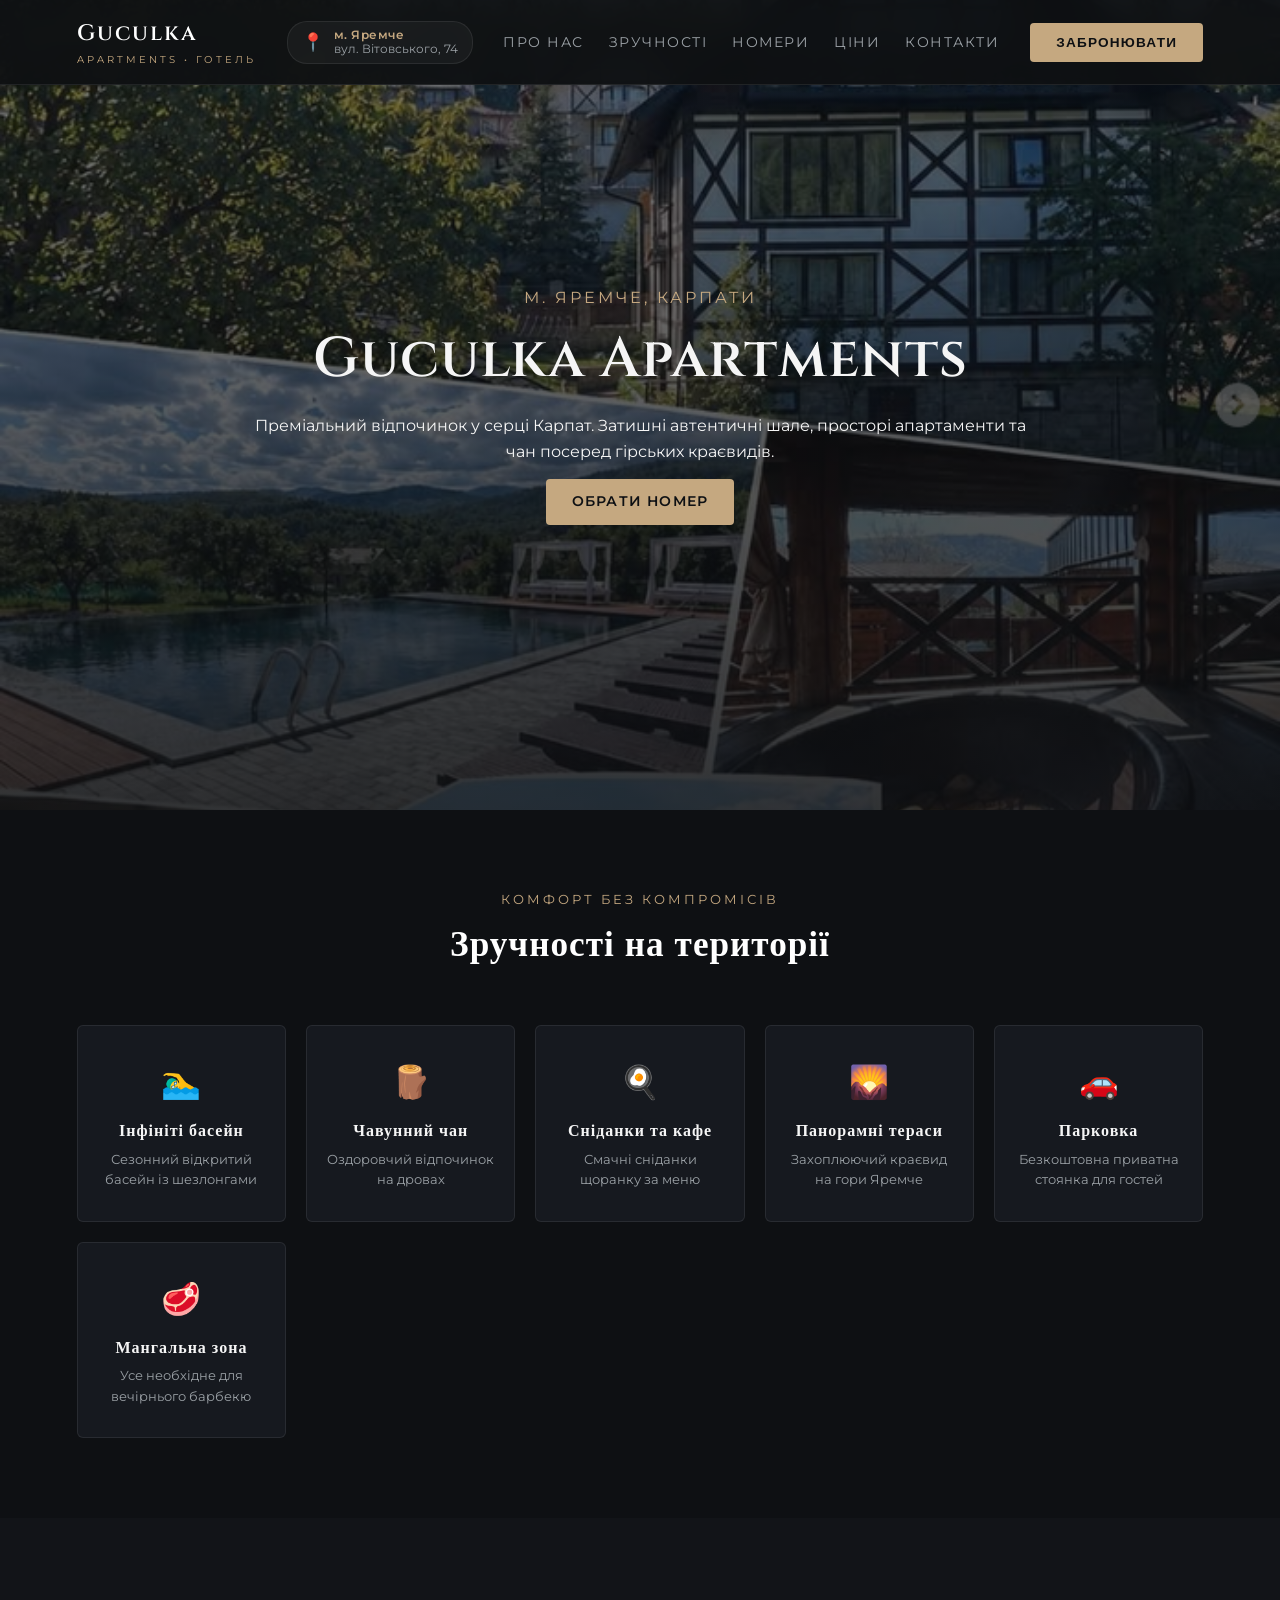
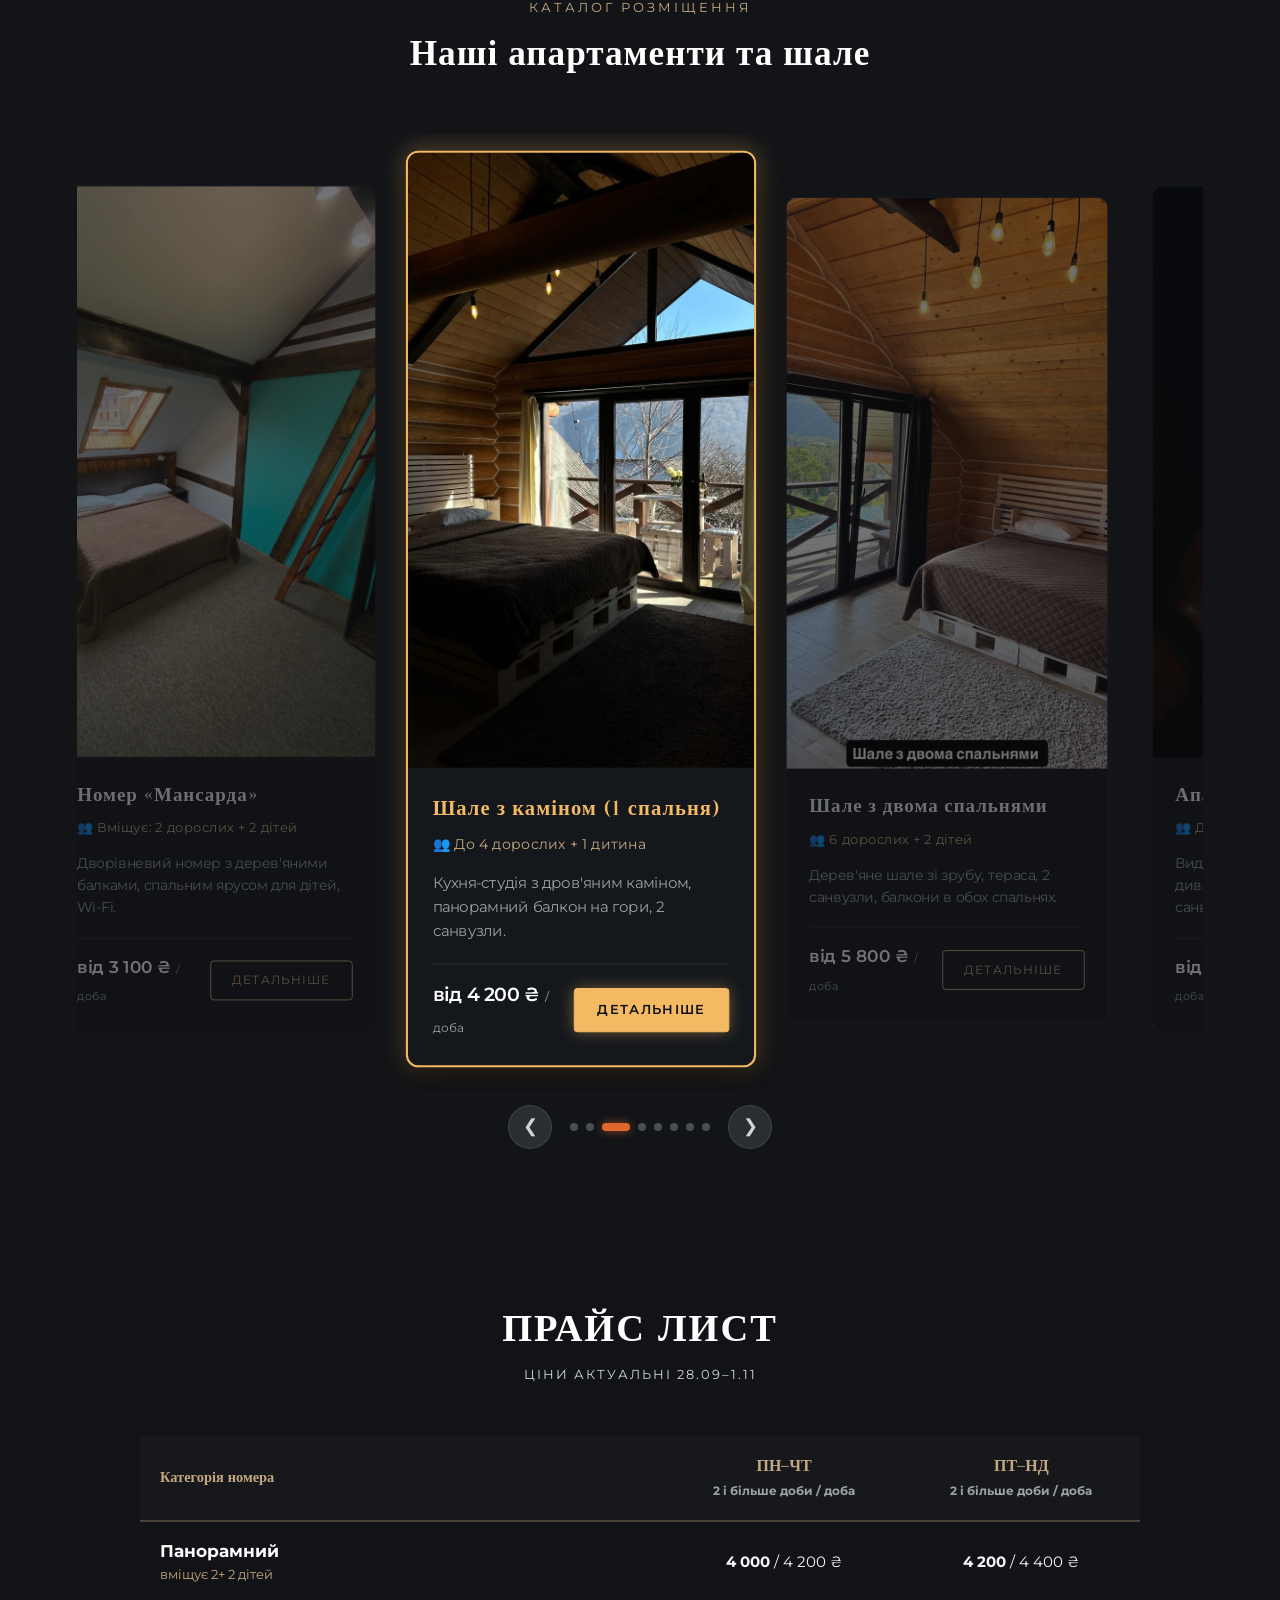
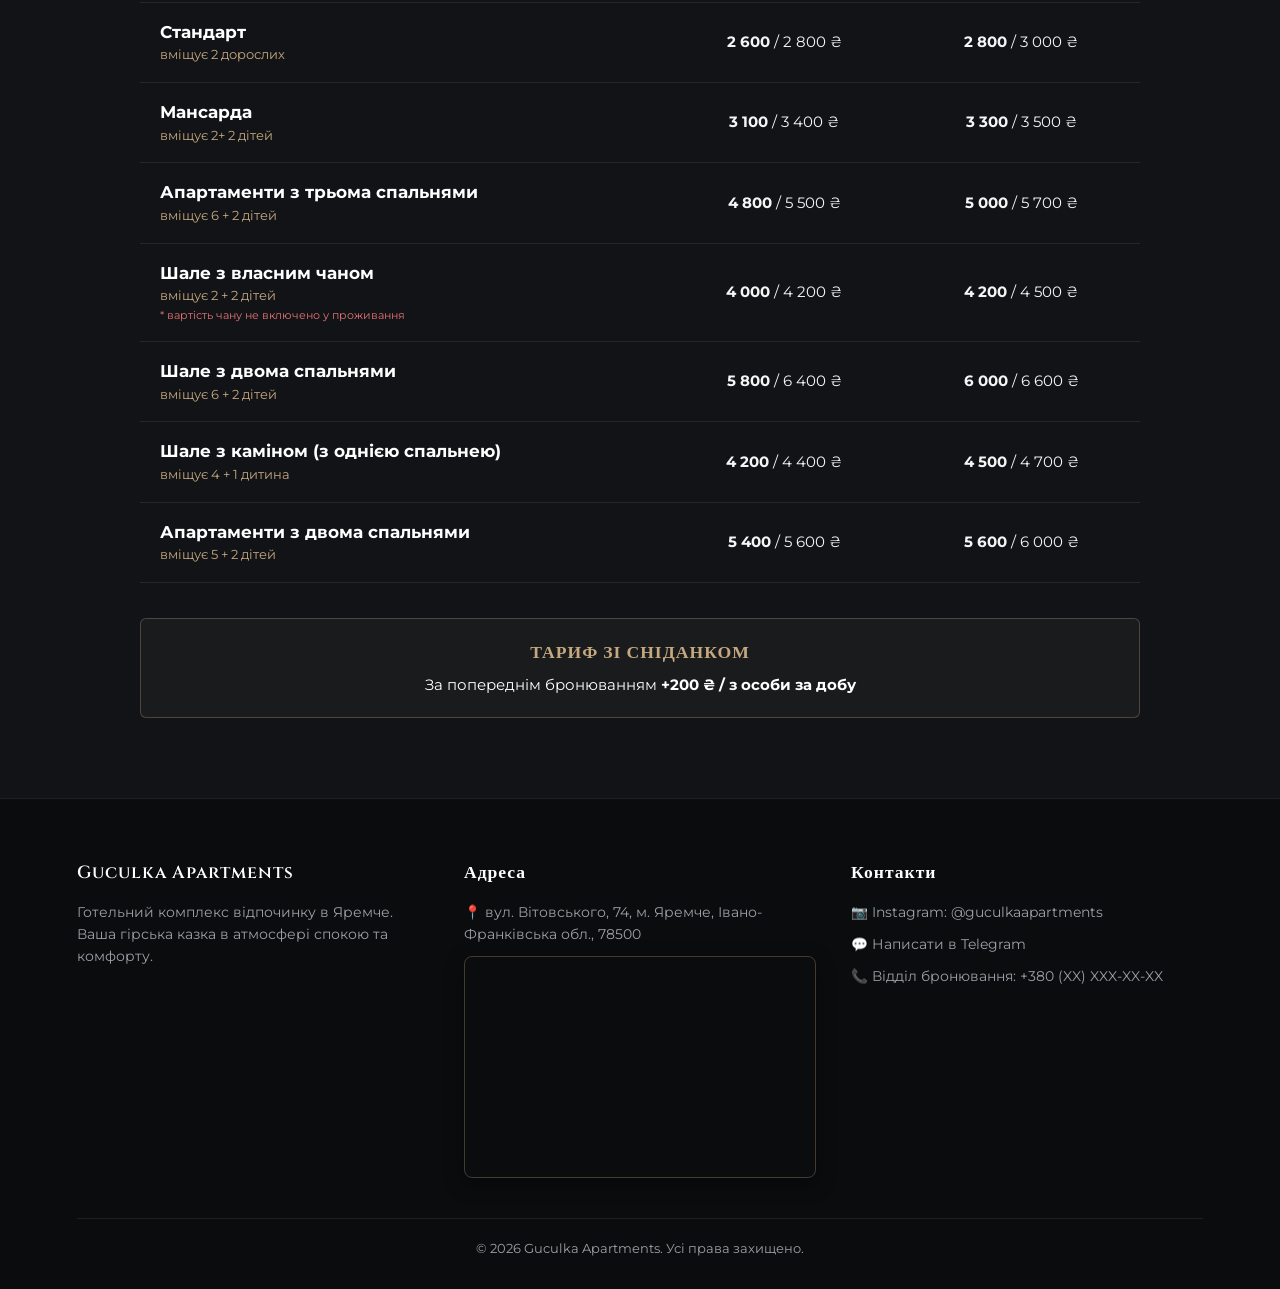
<file: index.html>
<!DOCTYPE html>
<html lang="uk">
<head>
  <meta charset="UTF-8">
  <meta name="viewport" content="width=device-width, initial-scale=1.0, maximum-scale=1.0, user-scalable=no">
  <title>Guculka Apartments | Готель у Яремче</title>
  <link rel="preconnect" href="https://fonts.googleapis.com">
  <link rel="preconnect" href="https://fonts.gstatic.com" crossorigin>
  <link href="https://fonts.googleapis.com/css2?family=Cinzel:wght@500;600;700&family=Montserrat:wght@300;400;500;600&display=swap" rel="stylesheet">
  <link rel="stylesheet" href="css/style.css">
</head>
<body>

  <header>
    <div class="logo">
      <span class="logo-title font-serif">Guculka</span>
      <span class="logo-sub">Apartments • Готель</span>
    </div>

    <!-- Адреса готелю в шапці -->
    <a href="https://maps.google.com/?cid=8964619237875709937" target="_blank" class="header-address" title="Відкрити в Google Maps">
      <span class="header-address-icon">📍</span>
      <div class="header-address-info">
        <span class="header-address-city">м. Яремче</span>
        <span class="header-address-street">вул. Вітовського, 74</span>
      </div>
    </a>

    <nav>
      <ul>
        <li><a href="#about">Про нас</a></li>
        <li><a href="#amenities">Зручності</a></li>
        <li><a href="#rooms">Номери</a></li>
        <li><a href="#pricing">Ціни</a></li>
        <li><a href="#contacts">Контакти</a></li>
      </ul>
    </nav>
    <button class="btn-gold" onclick="openBookingModal()">Забронювати</button>
  </header>

  <section class="hero" id="about" style="background: linear-gradient(rgba(14, 16, 19, 0.5), rgba(14, 16, 19, 0.85)), url('img/guculka.png') center/cover no-repeat;">
    <div class="hero-content">
      <p style="color: var(--accent-gold); letter-spacing: 3px; text-transform: uppercase;">м. Яремче, Карпати</p>
      <h1 class="font-serif">Guculka Apartments</h1>
      <p>Преміальний відпочинок у серці Карпат. Затишні автентичні шале, просторі апартаменти та чан посеред гірських краєвидів.</p>
      <a href="#rooms" class="btn-gold" style="margin-top: 15px;">Обрати номер</a>
    </div>
  </section>

  <section class="section" id="amenities">
    <div class="section-title">
      <p>Комфорт без компромісів</p>
      <h2>Зручності на території</h2>
    </div>
    <div class="amenities-grid">
      <div class="amenity-card">
        <div class="amenity-icon">🏊‍♂️</div>
        <h4>Інфініті басейн</h4>
        <p style="font-size:0.8rem; color:var(--text-muted); margin-top:5px;">Сезонний відкритий басейн із шезлонгами</p>
      </div>
      <div class="amenity-card">
        <div class="amenity-icon">🪵</div>
        <h4>Чавунний чан</h4>
        <p style="font-size:0.8rem; color:var(--text-muted); margin-top:5px;">Оздоровчий відпочинок на дровах</p>
      </div>
      <div class="amenity-card">
        <div class="amenity-icon">🍳</div>
        <h4>Сніданки та кафе</h4>
        <p style="font-size:0.8rem; color:var(--text-muted); margin-top:5px;">Смачні сніданки щоранку за меню</p>
      </div>
      <div class="amenity-card">
        <div class="amenity-icon">🌄</div>
        <h4>Панорамні тераси</h4>
        <p style="font-size:0.8rem; color:var(--text-muted); margin-top:5px;">Захоплюючий краєвид на гори Яремче</p>
      </div>
      <div class="amenity-card">
        <div class="amenity-icon">🚗</div>
        <h4>Парковка</h4>
        <p style="font-size:0.8rem; color:var(--text-muted); margin-top:5px;">Безкоштовна приватна стоянка для гостей</p>
      </div>
      <div class="amenity-card">
        <div class="amenity-icon">🥩</div>
        <h4>Мангальна зона</h4>
        <p style="font-size:0.8rem; color:var(--text-muted); margin-top:5px;">Усе необхідне для вечірнього барбекю</p>
      </div>
    </div>
  </section>

  <!-- Каталог номерів у вигляді слайдера -->
  <!-- Каталог номерів (тільки горизонтальний слайдер) -->
  <section class="section" id="rooms" style="background: var(--bg-alt); padding-bottom: 70px;">
    <div class="section-title">
      <p>Каталог розміщення</p>
      <h2>Наші апартаменти та шале</h2>
    </div>
    <div class="rooms-slider-container">
      <div class="rooms-track" id="roomsTrack">

        <!-- 1. Стандарт -->
        <div class="room-card">
          <img src="img/standar.jpg" alt="Номер Стандарт">
          <div class="room-card-body">
            <h3>Номер «Стандарт»</h3>
            <div class="room-capacity">👥 Вміщує: 2 дорослих</div>
            <p class="room-desc">Затишний світлий номер, санвузол, Smart TV, холодильник, чайник, Wi-Fi.</p>
            <div class="room-card-footer">
              <div class="price-tag">від 2 600 ₴ <span>/ доба</span></div>
              <a href="standart.html" class="btn-outline">Детальніше</a>
            </div>
          </div>
        </div>

        <!-- 2. Мансарда -->
        <div class="room-card">
          <img src="img/man.jpg" alt="Номер Мансарда">
          <div class="room-card-body">
            <h3>Номер «Мансарда»</h3>
            <div class="room-capacity">👥 Вміщує: 2 дорослих + 2 дітей</div>
            <p class="room-desc">Дворівневий номер з дерев'яними балками, спальним ярусом для дітей, Wi-Fi.</p>
            <div class="room-card-footer">
              <div class="price-tag">від 3 100 ₴ <span>/ доба</span></div>
              <a href="mansarda.html" class="btn-outline">Детальніше</a>
            </div>
          </div>
        </div>

        <!-- 3. Шале з каміном -->
        <div class="room-card">
          <img src="img/shale.jpg" alt="Шале з однією спальнею">
          <div class="room-card-body">
            <h3>Шале з каміном (1 спальня)</h3>
            <div class="room-capacity">👥 До 4 дорослих + 1 дитина</div>
            <p class="room-desc">Кухня-студія з дров'яним каміном, панорамний балкон на гори, 2 санвузли.</p>
            <div class="room-card-footer">
              <div class="price-tag">від 4 200 ₴ <span>/ доба</span></div>
              <a href="shale-1spal.html" class="btn-outline">Детальніше</a>
            </div>
          </div>
        </div>

        <!-- 4. Шале з 2 спальнями -->
        <div class="room-card">
          <img src="img/2shale.jpg" alt="Шале з двома спальнями">
          <div class="room-card-body">
            <h3>Шале з двома спальнями</h3>
            <div class="room-capacity">👥 6 дорослих + 2 дітей</div>
            <p class="room-desc">Дерев'яне шале зі зрубу, тераса, 2 санвузли, балкони в обох спальнях.</p>
            <div class="room-card-footer">
              <div class="price-tag">від 5 800 ₴ <span>/ доба</span></div>
              <a href="shale-2spal.html" class="btn-outline">Детальніше</a>
            </div>
          </div>
        </div>

        <!-- 5. Апартаменти з 2 спальнями -->
        <div class="room-card">
          <img src="img/2spal.jpg" alt="Апартаменти з двома спальнями">
          <div class="room-card-body">
            <h3>Апартаменти з 2 спальнями</h3>
            <div class="room-capacity">👥 До 6 дорослих + 2 дітей</div>
            <p class="room-desc">Вид на гори з балконів, студія з диваном, мінікухня з плитою, 2 санвузли.</p>
            <div class="room-card-footer">
              <div class="price-tag">від 5 400 ₴ <span>/ доба</span></div>
              <a href="apart-2spal.html" class="btn-outline">Детальніше</a>
            </div>
          </div>
        </div>

        <!-- 6. Апартаменти з 3 спальнями -->
        <div class="room-card">
          <img src="img/3spal.jpg" alt="Апартаменти з трьома спальнями">
          <div class="room-card-body">
            <h3>Апартаменти з 3 спальнями</h3>
            <div class="room-capacity">👥 6 дорослих + 2 дітей</div>
            <p class="room-desc">Простора кухня, панорамна вітальня, 3 великі спальні з двоспальними ліжками.</p>
            <div class="room-card-footer">
              <div class="price-tag">від 4 800 ₴ <span>/ доба</span></div>
              <a href="apart-3spal.html" class="btn-outline">Детальніше</a>
            </div>
          </div>
        </div>

        <!-- 7. Шале з чаном -->
        <div class="room-card">
          <img src="img/chan.jpg" alt="Шале з власним чаном">
          <div class="room-card-body">
            <h3>Шале з власним чаном</h3>
            <div class="room-capacity">👥 2 дорослих + 2 дітей</div>
            <p class="room-desc">Власний чан на терасі з панорамою Карпат, мінікухня, санвузол.</p>
            <div class="room-card-footer">
              <div class="price-tag">від 4 000 ₴ <span>/ доба</span></div>
              <a href="shale-chan.html" class="btn-outline">Детальніше</a>
            </div>
          </div>
        </div>

        <!-- 8. Панорамні апартаменти -->
        <div class="room-card">
          <img src="img/panoram.jpg" alt="Панорамні апартаменти">
          <div class="room-card-body">
            <h3>Панорамні апартаменти</h3>
            <div class="room-capacity">👥 2 дорослих + 2 дітей</div>
            <p class="room-desc">Панорамні вікна з краєвидом на гори Яремче, зона відпочинку, Smart TV.</p>
            <div class="room-card-footer">
              <div class="price-tag">від 4 000 ₴ <span>/ доба</span></div>
              <a href="panoramny.html" class="btn-outline">Детальніше</a>
            </div>
          </div>
        </div>

      </div>

      <!-- Кнопки керування та індикатори під слайдером -->
      <div class="slider-controls">
        <button class="slider-btn" onclick="slideRooms(-1)" aria-label="Назад">&#10094;</button>
        <div class="slider-dots" id="sliderDots"></div>
        <button class="slider-btn" onclick="slideRooms(1)" aria-label="Вперед">&#10095;</button>
      </div>
    </div>
  </section>
  <!-- Прайс-лист -->
  <section class="section pricing-section" id="pricing" style="background: #111317;">
    <div class="section-title">
      <h2 style="font-size: 2.4rem; letter-spacing: 2px;">ПРАЙС ЛИСТ</h2>
      <p style="color: #d1d5db; letter-spacing: 2px; margin-top: 5px;">ЦІНИ АКТУАЛЬНІ 28.09–1.11</p>
    </div>

    <div class="table-responsive" style="max-width: 1000px; margin: 0 auto;">
      <table class="custom-table" style="text-align: center;">
        <thead>
          <tr style="border-bottom: 2px solid var(--border-gold);">
            <th style="text-align: left; padding: 18px 20px;">Категорія номера</th>
            <th style="padding: 18px 15px;">
              <span style="display:block; font-size: 1rem; color: var(--accent-gold);">ПН–ЧТ</span>
              <span style="font-size: 0.75rem; color: var(--text-muted); font-family: 'Montserrat', sans-serif;">2 і більше доби / доба</span>
            </th>
            <th style="padding: 18px 15px;">
              <span style="display:block; font-size: 1rem; color: var(--accent-gold);">ПТ–НД</span>
              <span style="font-size: 0.75rem; color: var(--text-muted); font-family: 'Montserrat', sans-serif;">2 і більше доби / доба</span>
            </th>
          </tr>
        </thead>
        <tbody style="font-size: 0.95rem;">
          <tr>
            <td style="text-align: left;">
              <strong style="color: #fff; font-size: 1.05rem;">Панорамний</strong>
              <div style="font-size: 0.8rem; color: var(--accent-gold);">вміщує 2+ 2 дітей</div>
            </td>
            <td><strong>4 000</strong> / 4 200 ₴</td>
            <td><strong>4 200</strong> / 4 400 ₴</td>
          </tr>
          <tr>
            <td style="text-align: left;">
              <strong style="color: #fff; font-size: 1.05rem;">Стандарт</strong>
              <div style="font-size: 0.8rem; color: var(--accent-gold);">вміщує 2 дорослих</div>
            </td>
            <td><strong>2 600</strong> / 2 800 ₴</td>
            <td><strong>2 800</strong> / 3 000 ₴</td>
          </tr>
          <tr>
            <td style="text-align: left;">
              <strong style="color: #fff; font-size: 1.05rem;">Мансарда</strong>
              <div style="font-size: 0.8rem; color: var(--accent-gold);">вміщує 2+ 2 дітей</div>
            </td>
            <td><strong>3 100</strong> / 3 400 ₴</td>
            <td><strong>3 300</strong> / 3 500 ₴</td>
          </tr>
          <tr>
            <td style="text-align: left;">
              <strong style="color: #fff; font-size: 1.05rem;">Апартаменти з трьома спальнями</strong>
              <div style="font-size: 0.8rem; color: var(--accent-gold);">вміщує 6 + 2 дітей</div>
            </td>
            <td><strong>4 800</strong> / 5 500 ₴</td>
            <td><strong>5 000</strong> / 5 700 ₴</td>
          </tr>
          <tr>
            <td style="text-align: left;">
              <strong style="color: #fff; font-size: 1.05rem;">Шале з власним чаном</strong>
              <div style="font-size: 0.8rem; color: var(--accent-gold);">вміщує 2 + 2 дітей</div>
              <div style="font-size: 0.7rem; color: #e57373;">* вартість чану не включено у проживання</div>
            </td>
            <td><strong>4 000</strong> / 4 200 ₴</td>
            <td><strong>4 200</strong> / 4 500 ₴</td>
          </tr>
          <tr>
            <td style="text-align: left;">
              <strong style="color: #fff; font-size: 1.05rem;">Шале з двома спальнями</strong>
              <div style="font-size: 0.8rem; color: var(--accent-gold);">вміщує 6 + 2 дітей</div>
            </td>
            <td><strong>5 800</strong> / 6 400 ₴</td>
            <td><strong>6 000</strong> / 6 600 ₴</td>
          </tr>
          <tr>
            <td style="text-align: left;">
              <strong style="color: #fff; font-size: 1.05rem;">Шале з каміном (з однією спальнею)</strong>
              <div style="font-size: 0.8rem; color: var(--accent-gold);">вміщує 4 + 1 дитина</div>
            </td>
            <td><strong>4 200</strong> / 4 400 ₴</td>
            <td><strong>4 500</strong> / 4 700 ₴</td>
          </tr>
          <tr>
            <td style="text-align: left;">
              <strong style="color: #fff; font-size: 1.05rem;">Апартаменти з двома спальнями</strong>
              <div style="font-size: 0.8rem; color: var(--accent-gold);">вміщує 5 + 2 дітей</div>
            </td>
            <td><strong>5 400</strong> / 5 600 ₴</td>
            <td><strong>5 600</strong> / 6 000 ₴</td>
          </tr>
        </tbody>
      </table>

      <!-- Блок про сніданки -->
      <div style="margin-top: 35px; text-align: center; padding: 20px; border: 1px solid var(--border-gold); background: rgba(197, 168, 128, 0.05); border-radius: 6px;">
        <h4 style="font-family: 'Cinzel', serif; color: var(--accent-gold); font-size: 1.1rem; margin-bottom: 6px;">ТАРИФ ЗІ СНІДАНКОМ</h4>
        <p style="font-size: 0.95rem; color: #fff;">За попереднім бронюванням <strong>+200 ₴ / з особи за добу</strong></p>
      </div>
    </div>
  </section>

  <footer id="contacts">
    <div class="footer-grid">
      <div class="footer-col">
        <h3 class="font-serif">Guculka Apartments</h3>
        <p>Готельний комплекс відпочинку в Яремче. Ваша гірська казка в атмосфері спокою та комфорту.</p>
      </div>
      <div class="footer-col map-col">
    <h3 class="font-serif">Адреса</h3>
    <p>📍 вул. Вітовського, 74, м. Яремче, Івано-Франківська обл., 78500</p>
    <div class="map-wrapper">
        <iframe 
            src="https://maps.google.com/maps?q=Guculka+apartments,+%D0%B2%D1%83%D0%BB%D0%B8%D1%86%D1%8F+%D0%92%D1%96%D1%82%D0%BE%D0%B2%D1%81%D1%8C%D0%BA%D0%BE%D0%B3%D0%BE,+74,+%D0%AF%D1%80%D0%B5%D0%BC%D1%87%D0%B5&t=&z=15&ie=UTF8&iwloc=&output=embed" 
            width="100%" 
            height="220" 
            style="border:0;" 
            allowfullscreen="" 
            loading="lazy" 
            referrerpolicy="no-referrer-when-downgrade">
        </iframe>
    </div>
</div>
      <div class="footer-col">
        <h3 class="font-serif">Контакти</h3>
        <a href="https://www.instagram.com/guculkaapartments/" target="_blank">📷 Instagram: @guculkaapartments</a>
        <a href="https://t.me/" target="_blank">💬 Написати в Telegram</a>
        <p>📞 Відділ бронювання: +380 (XX) XXX-XX-XX</p>
      </div>
    </div>
    <div style="text-align: center; border-top: 1px solid var(--border-light); padding-top: 20px; font-size: 0.8rem; color: var(--text-muted);">
      © 2026 Guculka Apartments. Усі права захищено.
    </div>
  </footer>

  <!-- Booking Modal -->
  <div class="modal-overlay" id="bookingModal">
    <div class="modal-content">
      <span class="close-btn" onclick="closeBookingModal()">&times;</span>
      <h3 class="font-serif" style="margin-bottom: 20px; color: var(--accent-gold);">Бронювання номера</h3>
      <form onsubmit="submitBooking(event)">
        <div class="form-group">
          <label>Ваше ім'я</label>
          <input type="text" name="name" class="form-control" placeholder="Іван Петренко" required>
        </div>
        <div class="form-group">
          <label>Номер телефону</label>
          <input type="tel" name="phone" class="form-control" placeholder="+380 XX XXX XX XX" required>
        </div>
        <div class="form-group">
          <label>Категорія номера</label>
          <select name="room" class="form-control">
            <option value="Номер «Стандарт»">Номер «Стандарт»</option>
            <option value="Номер «Мансарда»">Номер «Мансарда»</option>
            <option value="Шале з каміном (1 спальня)">Шале з каміном (1 спальня)</option>
            <option value="Шале з двома спальнями">Шале з двома спальнями</option>
            <option value="Шале з власним чаном">Шале з власним чаном</option>
            <option value="Апартаменти з двома спальнями">Апартаменти з 2 спальнями</option>
            <option value="Апартаменти з трьома спальнями">Апартаменти з 3 спальнями</option>
            <option value="Панорамні апартаменти">Панорамні апартаменти</option>
          </select>
        </div>
        <div style="display: flex; gap: 10px;">
          <div class="form-group" style="flex: 1;">
            <label>Дата заїзду</label>
            <input type="date" name="checkin" class="form-control" required>
          </div>
          <div class="form-group" style="flex: 1;">
            <label>Дата виїзду</label>
            <input type="date" name="checkout" class="form-control" required>
          </div>
        </div>
        <div class="form-group">
          <label><input type="checkbox" name="breakfast"> Включити смачний сніданок (+200 ₴/добу)</label>
        </div>
        <button type="submit" class="btn-gold" style="width: 100%; margin-top: 10px;">Надіслати заявку</button>
      </form>
    </div>
  </div>

  <script src="js/main.js"></script>
</body>
</html>
</file>
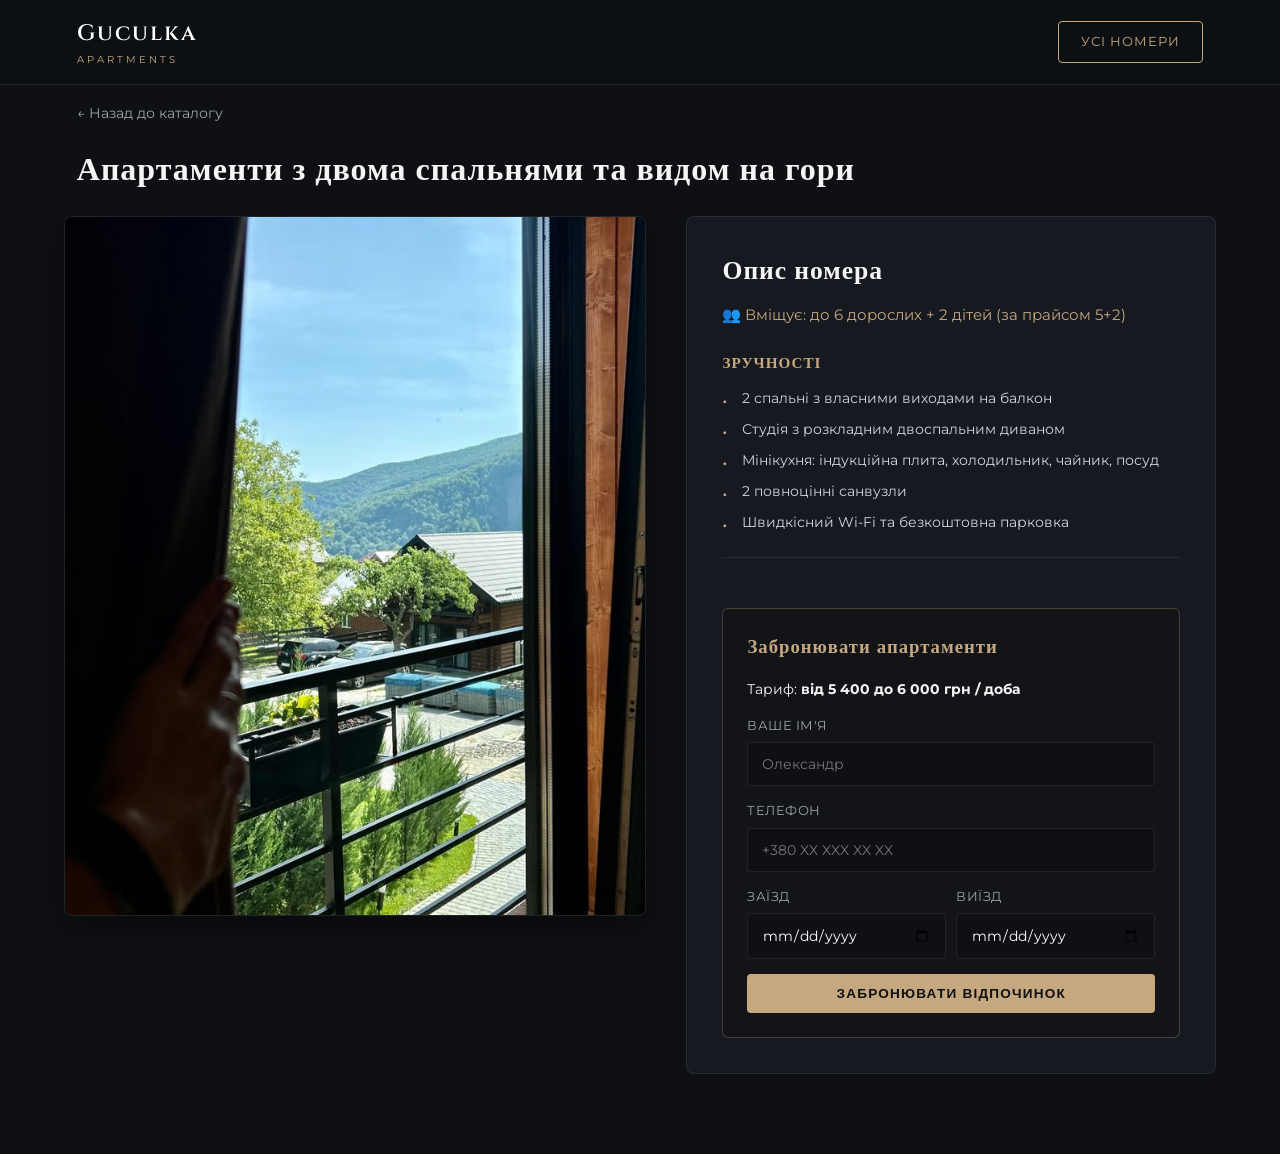
<file: apart-2spal.html>
<!DOCTYPE html>
<html lang="uk">
<head>
  <meta charset="UTF-8">
  <meta name="viewport" content="width=device-width, initial-scale=1.0">
  <title>Апартаменти з 2 спальнями | Guculka Apartments</title>
  <link rel="stylesheet" href="css/style.css">
  <link href="https://fonts.googleapis.com/css2?family=Cinzel:wght@500;600;700&family=Montserrat:wght@300;400;500;600&display=swap" rel="stylesheet">
</head>
<body>
  <header>
    <div class="logo">
      <a href="index.html" class="logo-title font-serif">Guculka</a>
      <span class="logo-sub">Apartments</span>
    </div>
    <a href="index.html#rooms" class="btn-outline">Усі номери</a>
  </header>

  <div class="single-room-header">
    <a href="index.html#rooms" class="back-link">← Назад до каталогу</a>
    <h1 class="font-serif">Апартаменти з двома спальнями та видом на гори</h1>
  </div>

  <div class="room-detail-layout">
    <div>
      <img src="img/2spal.jpg" alt="Апартаменти з 2 спальнями" class="room-gallery-main">
    </div>
    <div class="room-specs">
      <h2 class="specs-title">Опис номера</h2>
      <div class="specs-capacity">👥 Вміщує: до 6 дорослих + 2 дітей (за прайсом 5+2)</div>

      <div class="spec-block">
        <h4>Зручності</h4>
        <ul class="spec-list">
          <li>2 спальні з власними виходами на балкон</li>
          <li>Студія з розкладним двоспальним диваном</li>
          <li>Мінікухня: індукційна плита, холодильник, чайник, посуд</li>
          <li>2 повноцінні санвузли</li>
          <li>Швидкісний Wi-Fi та безкоштовна парковка</li>
        </ul>
      </div>

      <div class="booking-box">
        <h3 class="font-serif" style="margin-bottom: 15px; color: var(--accent-gold);">Забронювати апартаменти</h3>
        <p style="font-size: 0.9rem; margin-bottom: 15px;">Тариф: <strong>від 5 400 до 6 000 грн / доба</strong></p>
        <form onsubmit="submitBooking(event)">
          <input type="hidden" name="room" value="Апартаменти з двома спальнями">
          <div class="form-group">
            <label>Ваше ім'я</label>
            <input type="text" name="name" class="form-control" required placeholder="Олександр">
          </div>
          <div class="form-group">
            <label>Телефон</label>
            <input type="tel" name="phone" class="form-control" required placeholder="+380 XX XXX XX XX">
          </div>
          <div style="display: flex; gap: 10px;">
            <div class="form-group" style="flex:1;">
              <label>Заїзд</label>
              <input type="date" name="checkin" class="form-control" required>
            </div>
            <div class="form-group" style="flex:1;">
              <label>Виїзд</label>
              <input type="date" name="checkout" class="form-control" required>
            </div>
          </div>
          <button type="submit" class="btn-gold" style="width: 100%;">Забронювати відпочинок</button>
        </form>
      </div>
    </div>
  </div>

  <script src="js/main.js"></script>
</body>
</html>
</file>
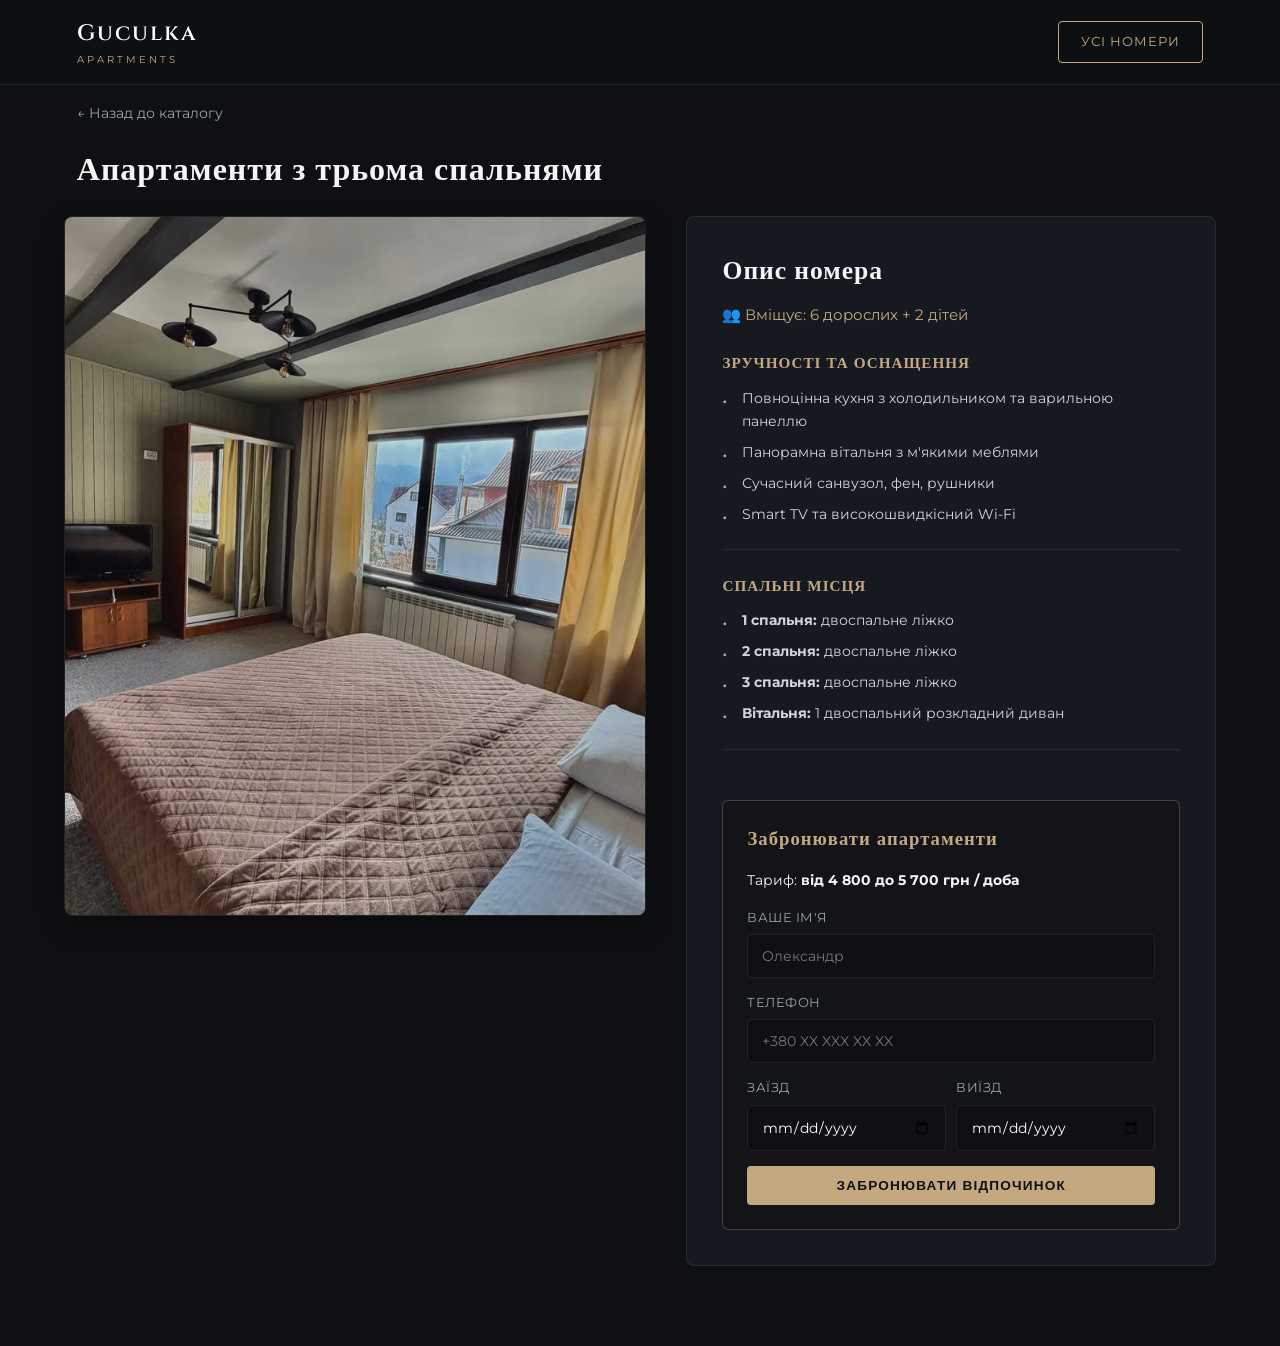
<file: apart-3spal.html>
<!DOCTYPE html>
<html lang="uk">
<head>
  <meta charset="UTF-8">
  <meta name="viewport" content="width=device-width, initial-scale=1.0, maximum-scale=1.0, user-scalable=no">
  <title>Апартаменти з 3 спальнями | Guculka Apartments</title>
  <link rel="stylesheet" href="css/style.css">
  <link href="https://fonts.googleapis.com/css2?family=Cinzel:wght@500;600;700&family=Montserrat:wght@300;400;500;600&display=swap" rel="stylesheet">
</head>
<body>
  <header>
    <div class="logo">
      <a href="index.html" class="logo-title font-serif">Guculka</a>
      <span class="logo-sub">Apartments</span>
    </div>
    <a href="index.html#rooms" class="btn-outline">Усі номери</a>
  </header>

  <div class="single-room-header">
    <a href="index.html#rooms" class="back-link">← Назад до каталогу</a>
    <h1 class="font-serif">Апартаменти з трьома спальнями</h1>
  </div>

  <div class="room-detail-layout">
    <div>
      <img src="img/3spal.jpg" alt="Апартаменти з 3 спальнями" class="room-gallery-main">
    </div>
    <div class="room-specs">
      <h2 class="specs-title">Опис номера</h2>
      <div class="specs-capacity">👥 Вміщує: 6 дорослих + 2 дітей</div>

      <div class="spec-block">
        <h4>Зручності та оснащення</h4>
        <ul class="spec-list">
          <li>Повноцінна кухня з холодильником та варильною панеллю</li>
          <li>Панорамна вітальня з м'якими меблями</li>
          <li>Сучасний санвузол, фен, рушники</li>
          <li>Smart TV та високошвидкісний Wi-Fi</li>
        </ul>
      </div>

      <div class="spec-block">
        <h4>Спальні місця</h4>
        <ul class="spec-list">
          <li><strong>1 спальня:</strong> двоспальне ліжко</li>
          <li><strong>2 спальня:</strong> двоспальне ліжко</li>
          <li><strong>3 спальня:</strong> двоспальне ліжко</li>
          <li><strong>Вітальня:</strong> 1 двоспальний розкладний диван</li>
        </ul>
      </div>

      <div class="booking-box">
        <h3 class="font-serif" style="margin-bottom: 15px; color: var(--accent-gold);">Забронювати апартаменти</h3>
        <p style="font-size: 0.9rem; margin-bottom: 15px;">Тариф: <strong>від 4 800 до 5 700 грн / доба</strong></p>
        <form onsubmit="submitBooking(event)">
          <input type="hidden" name="room" value="Апартаменти з трьома спальнями">
          <div class="form-group">
            <label>Ваше ім'я</label>
            <input type="text" name="name" class="form-control" required placeholder="Олександр">
          </div>
          <div class="form-group">
            <label>Телефон</label>
            <input type="tel" name="phone" class="form-control" required placeholder="+380 XX XXX XX XX">
          </div>
          <div style="display: flex; gap: 10px;">
            <div class="form-group" style="flex:1;">
              <label>Заїзд</label>
              <input type="date" name="checkin" class="form-control" required>
            </div>
            <div class="form-group" style="flex:1;">
              <label>Виїзд</label>
              <input type="date" name="checkout" class="form-control" required>
            </div>
          </div>
          <button type="submit" class="btn-gold" style="width: 100%;">Забронювати відпочинок</button>
        </form>
      </div>
    </div>
  </div>

  <script src="js/main.js"></script>
</body>
</html>
</file>
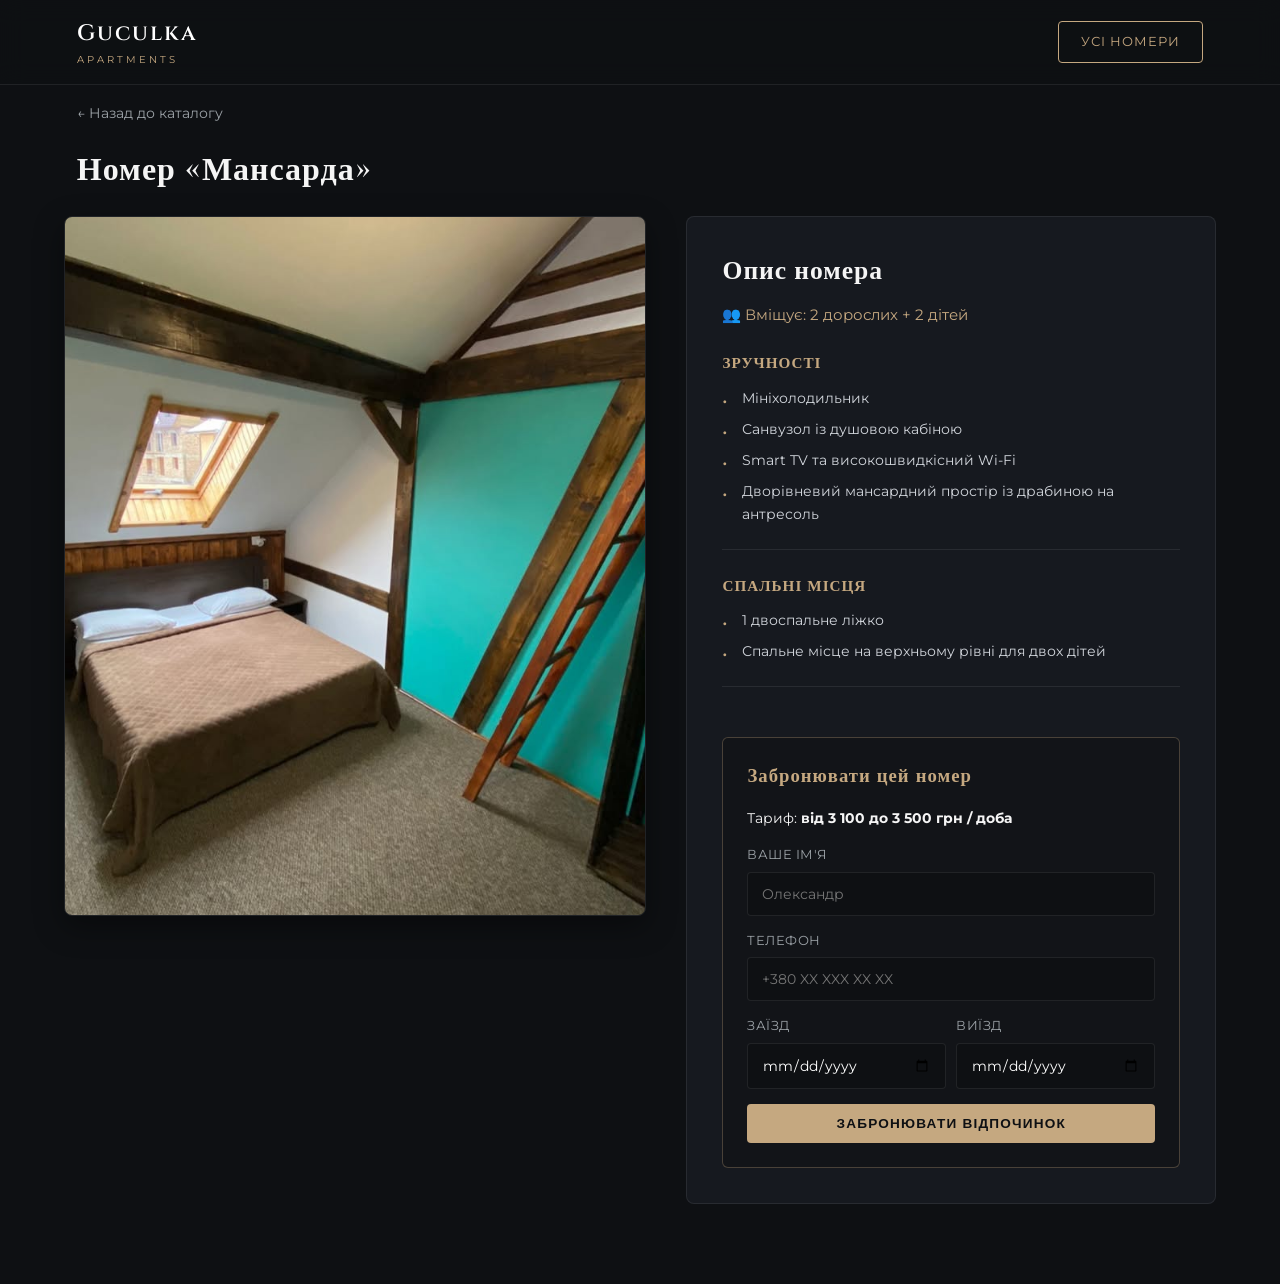
<file: mansarda.html>
<!DOCTYPE html>
<html lang="uk">
<head>
  <meta charset="UTF-8">
  <meta name="viewport" content="width=device-width, initial-scale=1.0, maximum-scale=1.0, user-scalable=no">
  <title>Номер «Мансарда» | Guculka Apartments</title>
  <link rel="stylesheet" href="css/style.css">
  <link href="https://fonts.googleapis.com/css2?family=Cinzel:wght@500;600;700&family=Montserrat:wght@300;400;500;600&display=swap" rel="stylesheet">
</head>
<body>
  <header>
    <div class="logo">
      <a href="index.html" class="logo-title font-serif">Guculka</a>
      <span class="logo-sub">Apartments</span>
    </div>
    <a href="index.html#rooms" class="btn-outline">Усі номери</a>
  </header>

  <div class="single-room-header">
    <a href="index.html#rooms" class="back-link">← Назад до каталогу</a>
    <h1 class="font-serif">Номер «Мансарда»</h1>
  </div>

  <div class="room-detail-layout">
    <div>
      <img src="img/man.jpg" alt="Номер Мансарда" class="room-gallery-main">
    </div>
    <div class="room-specs">
      <h2 class="specs-title">Опис номера</h2>
      <div class="specs-capacity">👥 Вміщує: 2 дорослих + 2 дітей</div>

      <div class="spec-block">
        <h4>Зручності</h4>
        <ul class="spec-list">
          <li>Мініхолодильник</li>
          <li>Санвузол із душовою кабіною</li>
          <li>Smart TV та високошвидкісний Wi-Fi</li>
          <li>Дворівневий мансардний простір із драбиною на антресоль</li>
        </ul>
      </div>

      <div class="spec-block">
        <h4>Спальні місця</h4>
        <ul class="spec-list">
          <li>1 двоспальне ліжко</li>
          <li>Спальне місце на верхньому рівні для двох дітей</li>
        </ul>
      </div>

      <div class="booking-box">
        <h3 class="font-serif" style="margin-bottom: 15px; color: var(--accent-gold);">Забронювати цей номер</h3>
        <p style="font-size: 0.9rem; margin-bottom: 15px;">Тариф: <strong>від 3 100 до 3 500 грн / доба</strong></p>
        <form onsubmit="submitBooking(event)">
          <input type="hidden" name="room" value="Номер «Мансарда»">
          <div class="form-group">
            <label>Ваше ім'я</label>
            <input type="text" name="name" class="form-control" required placeholder="Олександр">
          </div>
          <div class="form-group">
            <label>Телефон</label>
            <input type="tel" name="phone" class="form-control" required placeholder="+380 XX XXX XX XX">
          </div>
          <div style="display: flex; gap: 10px;">
            <div class="form-group" style="flex:1;">
              <label>Заїзд</label>
              <input type="date" name="checkin" class="form-control" required>
            </div>
            <div class="form-group" style="flex:1;">
              <label>Виїзд</label>
              <input type="date" name="checkout" class="form-control" required>
            </div>
          </div>
          <button type="submit" class="btn-gold" style="width: 100%;">Забронювати відпочинок</button>
        </form>
      </div>
    </div>
  </div>

  <script src="js/main.js"></script>
</body>
</html>
</file>
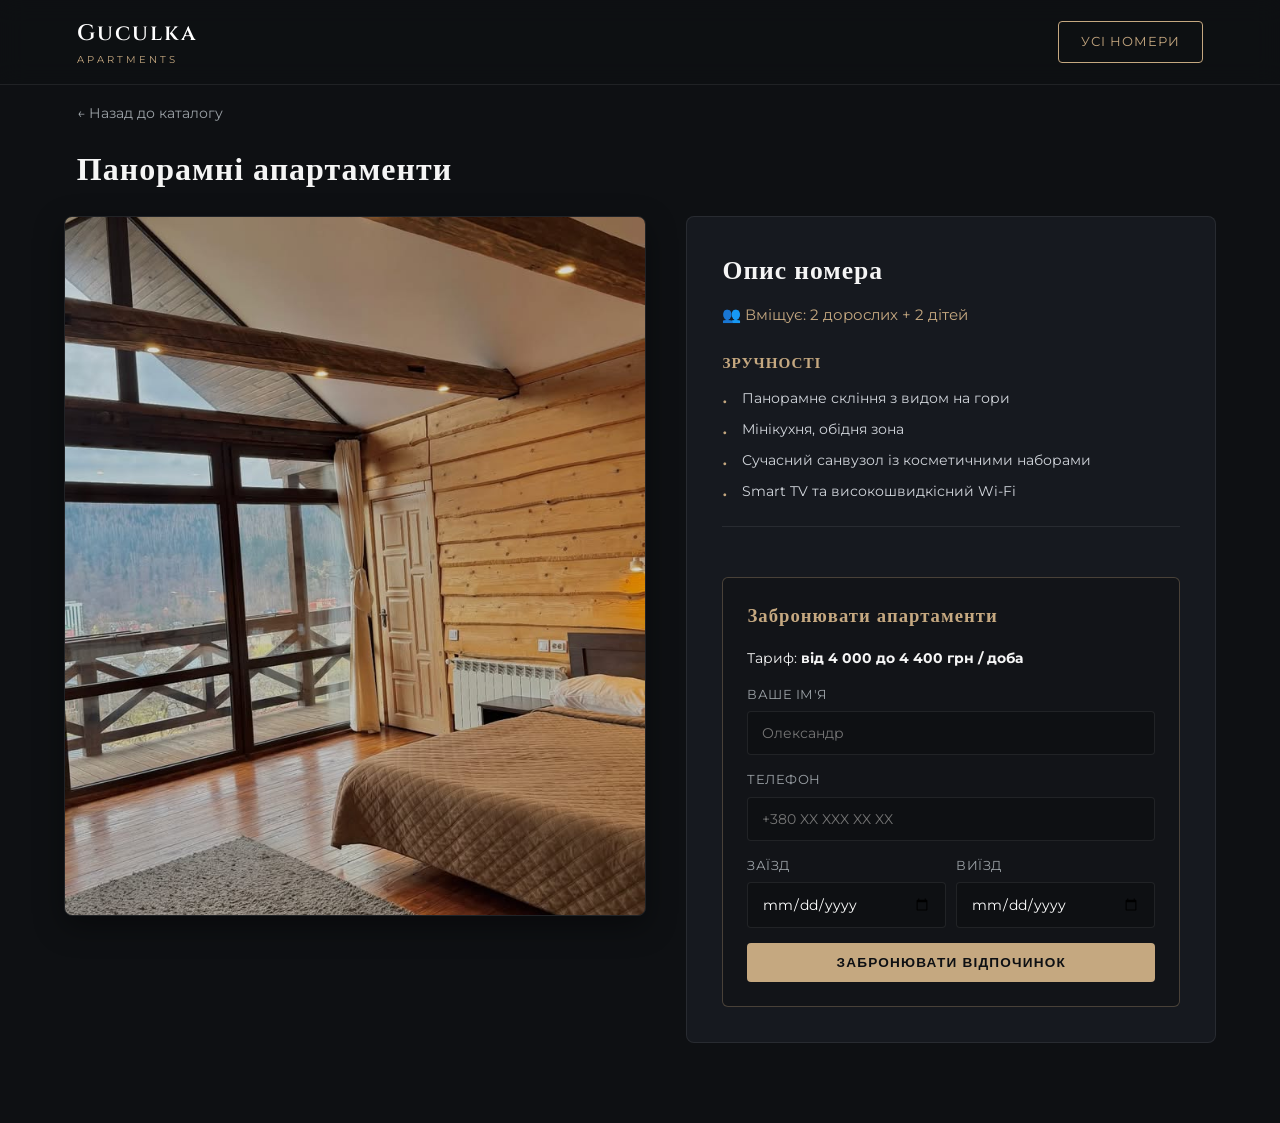
<file: panoramny.html>
<!DOCTYPE html>
<html lang="uk">
<head>
  <meta charset="UTF-8">
  <meta name="viewport" content="width=device-width, initial-scale=1.0, maximum-scale=1.0, user-scalable=no">
  <title>Панорамні апартаменти | Guculka Apartments</title>
  <link rel="stylesheet" href="css/style.css">
  <link href="https://fonts.googleapis.com/css2?family=Cinzel:wght@500;600;700&family=Montserrat:wght@300;400;500;600&display=swap" rel="stylesheet">
</head>
<body>
  <header>
    <div class="logo">
      <a href="index.html" class="logo-title font-serif">Guculka</a>
      <span class="logo-sub">Apartments</span>
    </div>
    <a href="index.html#rooms" class="btn-outline">Усі номери</a>
  </header>

  <div class="single-room-header">
    <a href="index.html#rooms" class="back-link">← Назад до каталогу</a>
    <h1 class="font-serif">Панорамні апартаменти</h1>
  </div>

  <div class="room-detail-layout">
    <div>
      <img src="img/panoram.jpg" alt="Панорамні апартаменти" class="room-gallery-main">
    </div>
    <div class="room-specs">
      <h2 class="specs-title">Опис номера</h2>
      <div class="specs-capacity">👥 Вміщує: 2 дорослих + 2 дітей</div>

      <div class="spec-block">
        <h4>Зручності</h4>
        <ul class="spec-list">
          <li>Панорамне скління з видом на гори</li>
          <li>Мінікухня, обідня зона</li>
          <li>Сучасний санвузол із косметичними наборами</li>
          <li>Smart TV та високошвидкісний Wi-Fi</li>
        </ul>
      </div>

      <div class="booking-box">
        <h3 class="font-serif" style="margin-bottom: 15px; color: var(--accent-gold);">Забронювати апартаменти</h3>
        <p style="font-size: 0.9rem; margin-bottom: 15px;">Тариф: <strong>від 4 000 до 4 400 грн / доба</strong></p>
        <form onsubmit="submitBooking(event)">
          <input type="hidden" name="room" value="Панорамні апартаменти">
          <div class="form-group">
            <label>Ваше ім'я</label>
            <input type="text" name="name" class="form-control" required placeholder="Олександр">
          </div>
          <div class="form-group">
            <label>Телефон</label>
            <input type="tel" name="phone" class="form-control" required placeholder="+380 XX XXX XX XX">
          </div>
          <div style="display: flex; gap: 10px;">
            <div class="form-group" style="flex:1;">
              <label>Заїзд</label>
              <input type="date" name="checkin" class="form-control" required>
            </div>
            <div class="form-group" style="flex:1;">
              <label>Виїзд</label>
              <input type="date" name="checkout" class="form-control" required>
            </div>
          </div>
          <button type="submit" class="btn-gold" style="width: 100%;">Забронювати відпочинок</button>
        </form>
      </div>
    </div>
  </div>

  <script src="js/main.js"></script>
</body>
</html>
</file>
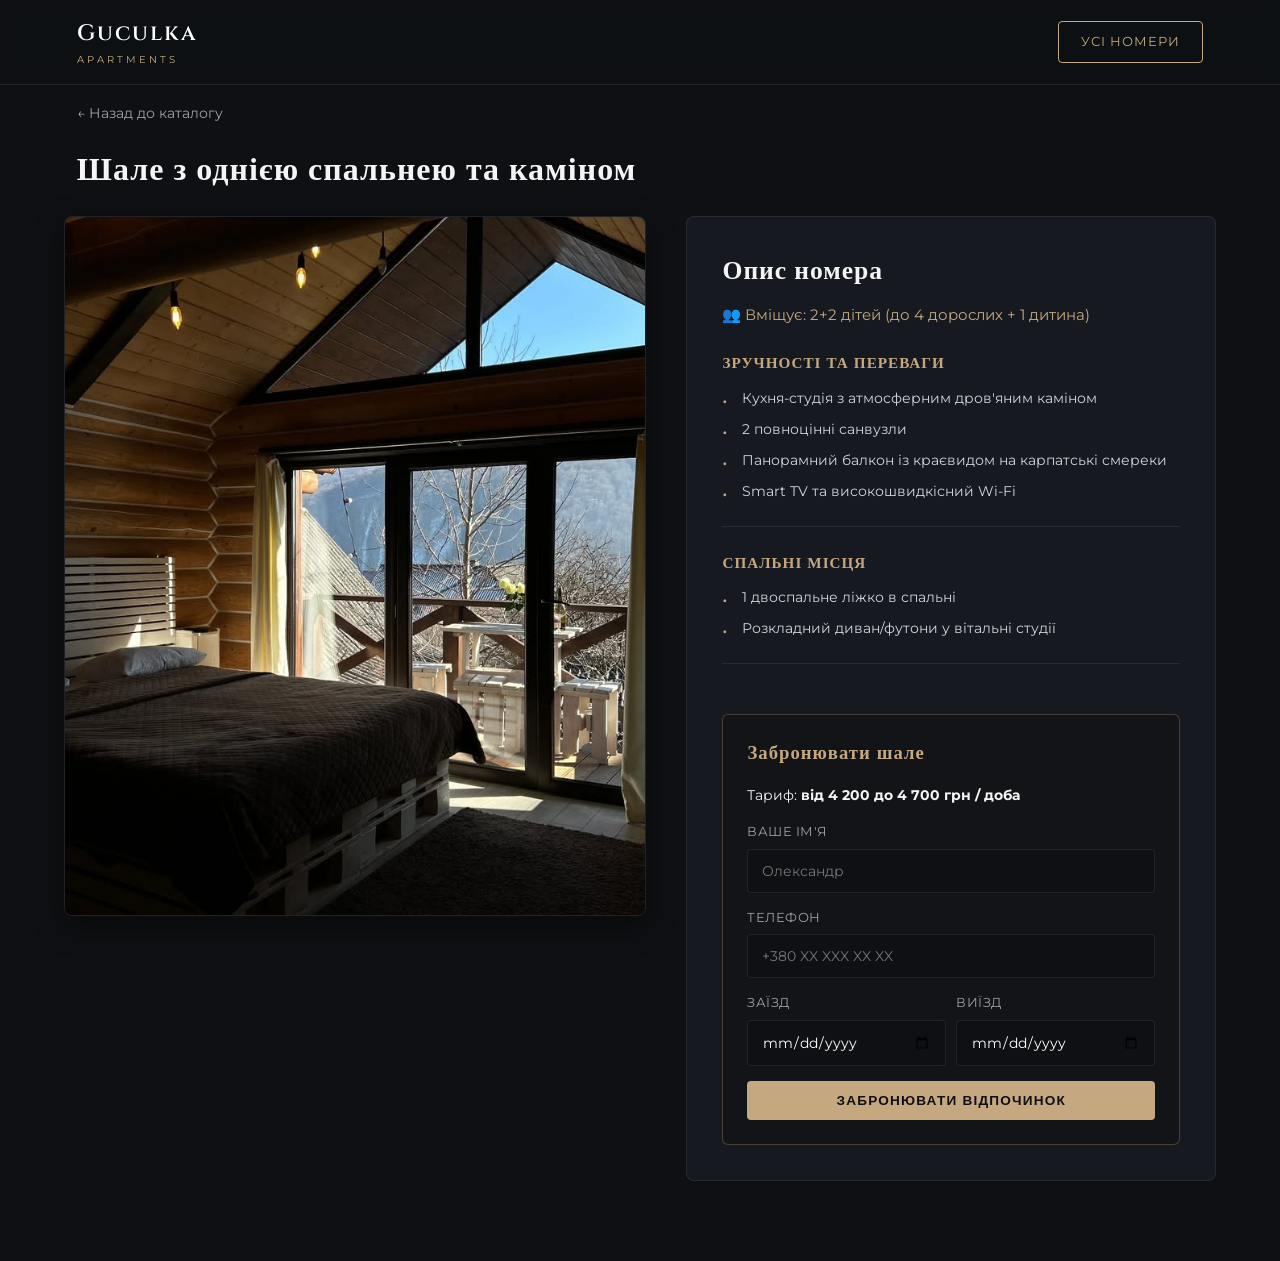
<file: shale-1spal.html>
<!DOCTYPE html>
<html lang="uk">
<head>
  <meta charset="UTF-8">
  <meta name="viewport" content="width=device-width, initial-scale=1.0, maximum-scale=1.0, user-scalable=no">
  <title>Шале з каміном | Guculka Apartments</title>
  <link rel="stylesheet" href="css/style.css">
  <link href="https://fonts.googleapis.com/css2?family=Cinzel:wght@500;600;700&family=Montserrat:wght@300;400;500;600&display=swap" rel="stylesheet">
</head>
<body>
  <header>
    <div class="logo">
      <a href="index.html" class="logo-title font-serif">Guculka</a>
      <span class="logo-sub">Apartments</span>
    </div>
    <a href="index.html#rooms" class="btn-outline">Усі номери</a>
  </header>

  <div class="single-room-header">
    <a href="index.html#rooms" class="back-link">← Назад до каталогу</a>
    <h1 class="font-serif">Шале з однією спальнею та каміном</h1>
  </div>

  <div class="room-detail-layout">
    <div>
      <img src="img/shale.jpg" alt="Шале з каміном" class="room-gallery-main">
    </div>
    <div class="room-specs">
      <h2 class="specs-title">Опис номера</h2>
      <div class="specs-capacity">👥 Вміщує: 2+2 дітей (до 4 дорослих + 1 дитина)</div>

      <div class="spec-block">
        <h4>Зручності та переваги</h4>
        <ul class="spec-list">
          <li>Кухня-студія з атмосферним дров'яним каміном</li>
          <li>2 повноцінні санвузли</li>
          <li>Панорамний балкон із краєвидом на карпатські смереки</li>
          <li>Smart TV та високошвидкісний Wi-Fi</li>
        </ul>
      </div>

      <div class="spec-block">
        <h4>Спальні місця</h4>
        <ul class="spec-list">
          <li>1 двоспальне ліжко в спальні</li>
          <li>Розкладний диван/футони у вітальні студії</li>
        </ul>
      </div>

      <div class="booking-box">
        <h3 class="font-serif" style="margin-bottom: 15px; color: var(--accent-gold);">Забронювати шале</h3>
        <p style="font-size: 0.9rem; margin-bottom: 15px;">Тариф: <strong>від 4 200 до 4 700 грн / доба</strong></p>
        <form onsubmit="submitBooking(event)">
          <input type="hidden" name="room" value="Шале з каміном (1 спальня)">
          <div class="form-group">
            <label>Ваше ім'я</label>
            <input type="text" name="name" class="form-control" required placeholder="Олександр">
          </div>
          <div class="form-group">
            <label>Телефон</label>
            <input type="tel" name="phone" class="form-control" required placeholder="+380 XX XXX XX XX">
          </div>
          <div style="display: flex; gap: 10px;">
            <div class="form-group" style="flex:1;">
              <label>Заїзд</label>
              <input type="date" name="checkin" class="form-control" required>
            </div>
            <div class="form-group" style="flex:1;">
              <label>Виїзд</label>
              <input type="date" name="checkout" class="form-control" required>
            </div>
          </div>
          <button type="submit" class="btn-gold" style="width: 100%;">Забронювати відпочинок</button>
        </form>
      </div>
    </div>
  </div>

  <script src="js/main.js"></script>
</body>
</html>
</file>
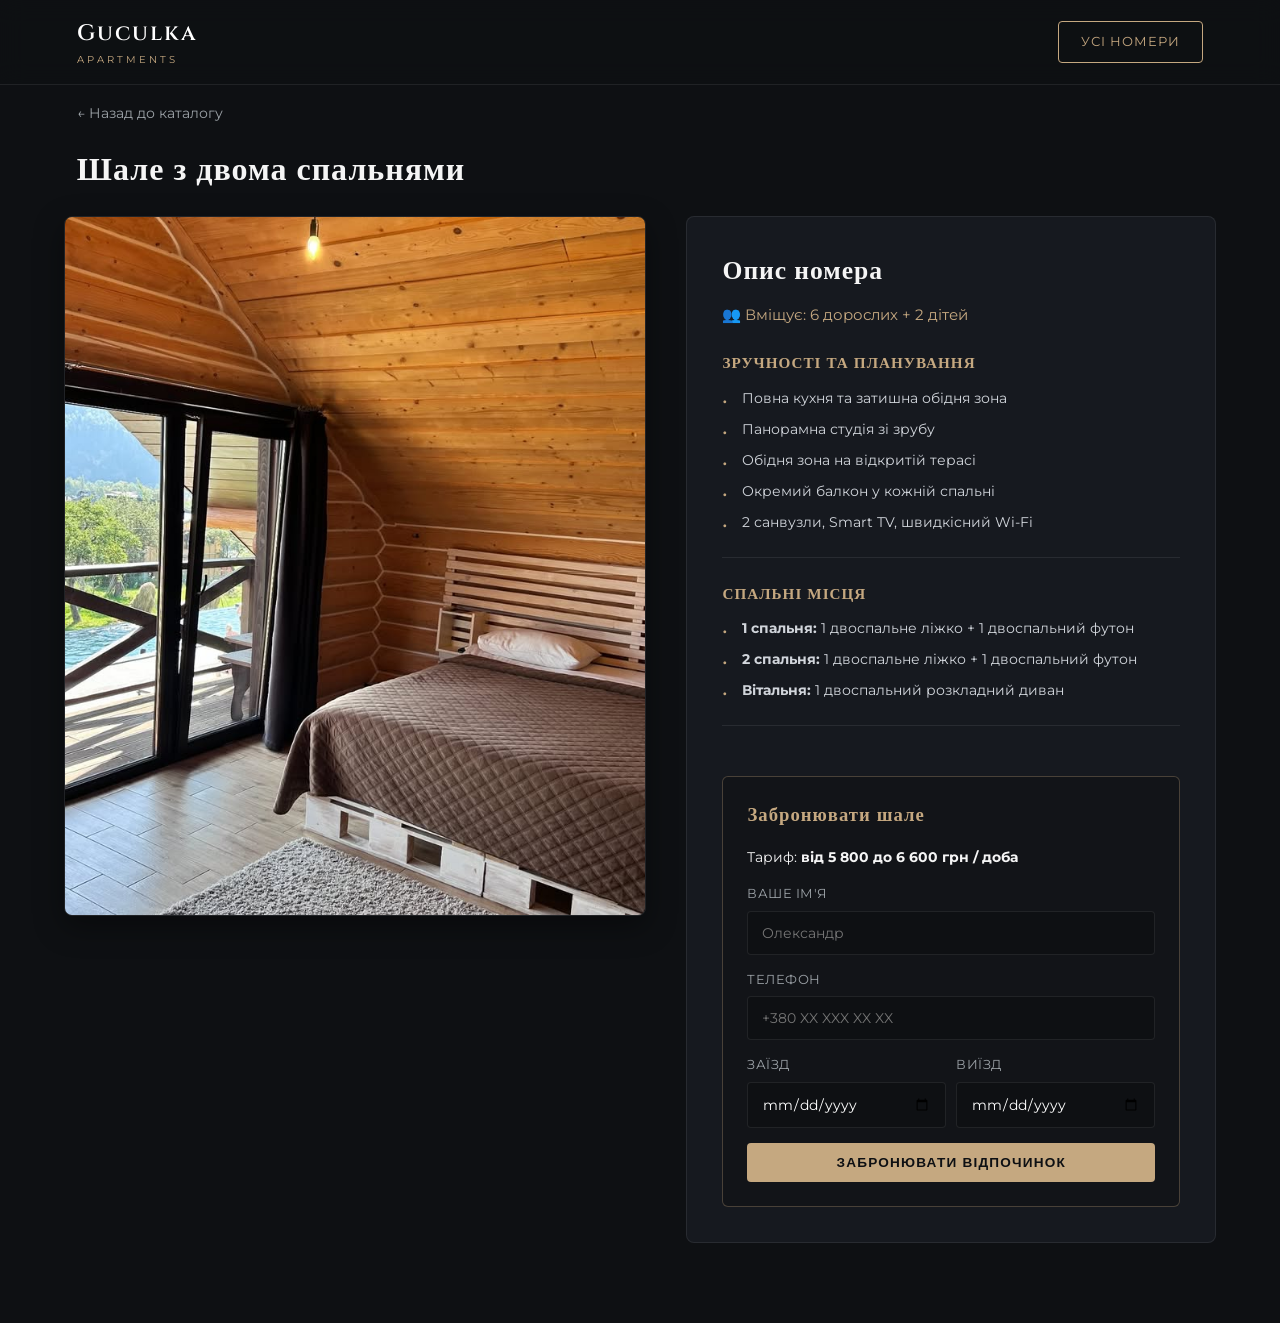
<file: shale-2spal.html>
<!DOCTYPE html>
<html lang="uk">
<head>
  <meta charset="UTF-8">
  <meta name="viewport" content="width=device-width, initial-scale=1.0, maximum-scale=1.0, user-scalable=no">
  <title>Шале з двома спальнями | Guculka Apartments</title>
  <link rel="stylesheet" href="css/style.css">
  <link href="https://fonts.googleapis.com/css2?family=Cinzel:wght@500;600;700&family=Montserrat:wght@300;400;500;600&display=swap" rel="stylesheet">
</head>
<body>
  <header>
    <div class="logo">
      <a href="index.html" class="logo-title font-serif">Guculka</a>
      <span class="logo-sub">Apartments</span>
    </div>
    <a href="index.html#rooms" class="btn-outline">Усі номери</a>
  </header>

  <div class="single-room-header">
    <a href="index.html#rooms" class="back-link">← Назад до каталогу</a>
    <h1 class="font-serif">Шале з двома спальнями</h1>
  </div>

  <div class="room-detail-layout">
    <div>
      <img src="img/2shale.jpg" alt="Шале з 2 спальнями" class="room-gallery-main">
    </div>
    <div class="room-specs">
      <h2 class="specs-title">Опис номера</h2>
      <div class="specs-capacity">👥 Вміщує: 6 дорослих + 2 дітей</div>

      <div class="spec-block">
        <h4>Зручності та планування</h4>
        <ul class="spec-list">
          <li>Повна кухня та затишна обідня зона</li>
          <li>Панорамна студія зі зрубу</li>
          <li>Обідня зона на відкритій терасі</li>
          <li>Окремий балкон у кожній спальні</li>
          <li>2 санвузли, Smart TV, швидкісний Wi-Fi</li>
        </ul>
      </div>

      <div class="spec-block">
        <h4>Спальні місця</h4>
        <ul class="spec-list">
          <li><strong>1 спальня:</strong> 1 двоспальне ліжко + 1 двоспальний футон</li>
          <li><strong>2 спальня:</strong> 1 двоспальне ліжко + 1 двоспальний футон</li>
          <li><strong>Вітальня:</strong> 1 двоспальний розкладний диван</li>
        </ul>
      </div>

      <div class="booking-box">
        <h3 class="font-serif" style="margin-bottom: 15px; color: var(--accent-gold);">Забронювати шале</h3>
        <p style="font-size: 0.9rem; margin-bottom: 15px;">Тариф: <strong>від 5 800 до 6 600 грн / доба</strong></p>
        <form onsubmit="submitBooking(event)">
          <input type="hidden" name="room" value="Шале з двома спальнями">
          <div class="form-group">
            <label>Ваше ім'я</label>
            <input type="text" name="name" class="form-control" required placeholder="Олександр">
          </div>
          <div class="form-group">
            <label>Телефон</label>
            <input type="tel" name="phone" class="form-control" required placeholder="+380 XX XXX XX XX">
          </div>
          <div style="display: flex; gap: 10px;">
            <div class="form-group" style="flex:1;">
              <label>Заїзд</label>
              <input type="date" name="checkin" class="form-control" required>
            </div>
            <div class="form-group" style="flex:1;">
              <label>Виїзд</label>
              <input type="date" name="checkout" class="form-control" required>
            </div>
          </div>
          <button type="submit" class="btn-gold" style="width: 100%;">Забронювати відпочинок</button>
        </form>
      </div>
    </div>
  </div>

  <script src="js/main.js"></script>
</body>
</html>
</file>
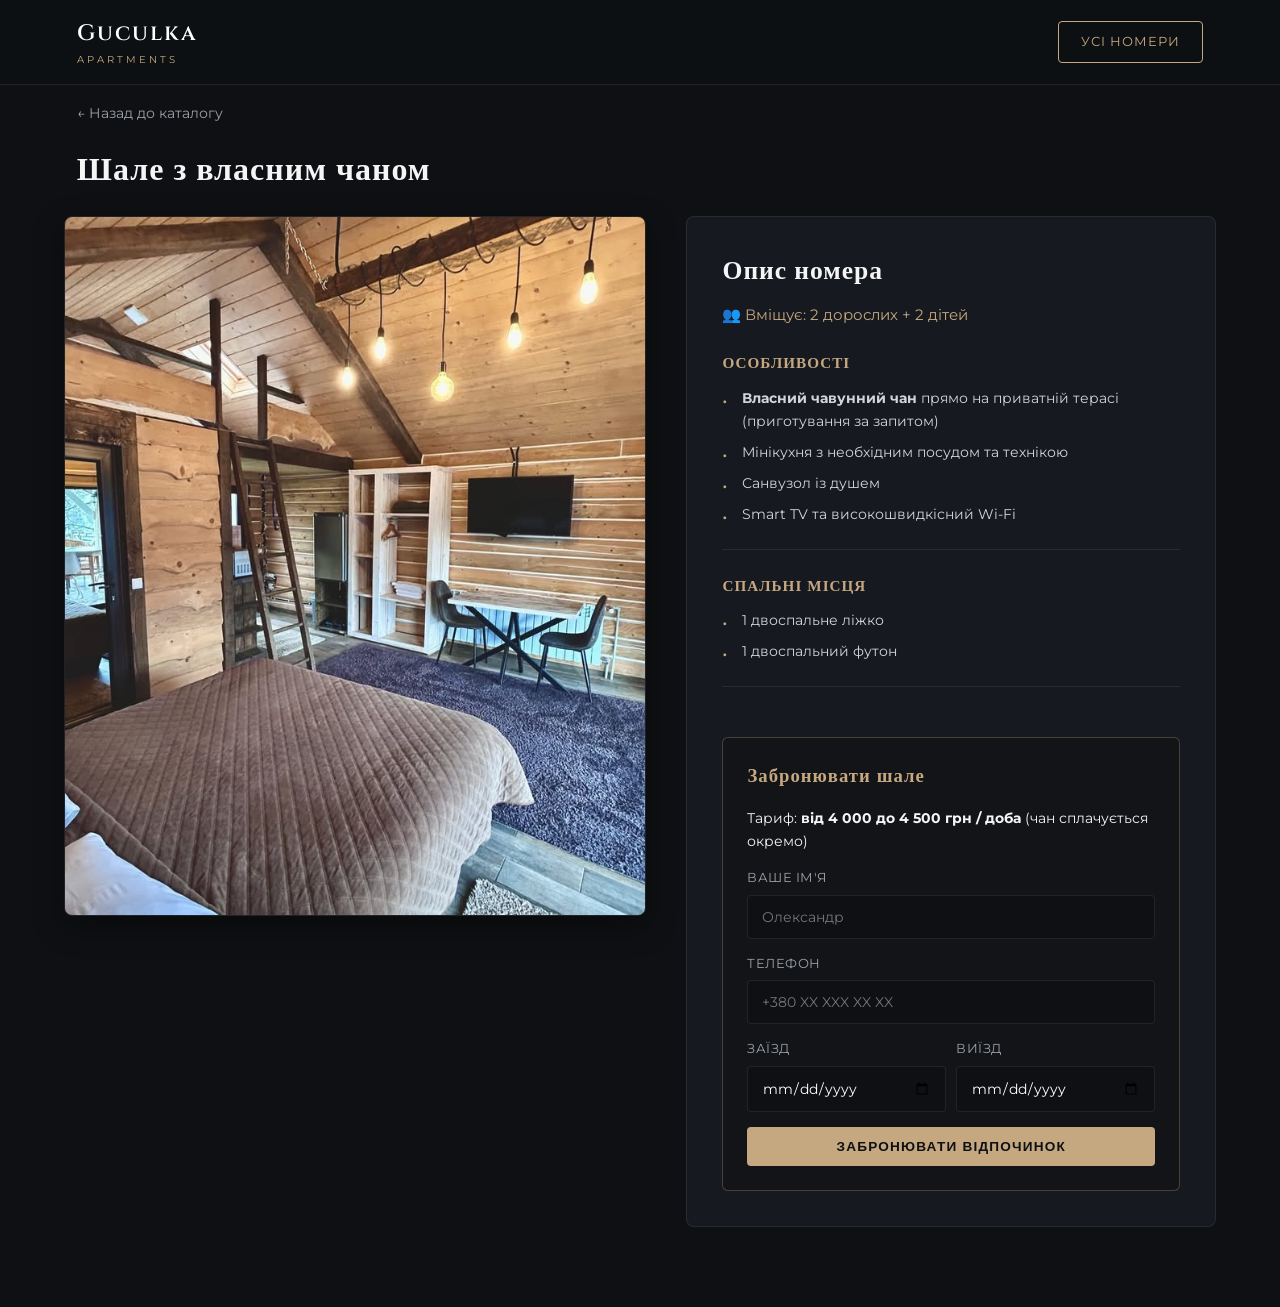
<file: shale-chan.html>
<!DOCTYPE html>
<html lang="uk">
<head>
  <meta charset="UTF-8">
  <meta name="viewport" content="width=device-width, initial-scale=1.0, maximum-scale=1.0, user-scalable=no">
  <title>Шале з власним чаном | Guculka Apartments</title>
  <link rel="stylesheet" href="css/style.css">
  <link href="https://fonts.googleapis.com/css2?family=Cinzel:wght@500;600;700&family=Montserrat:wght@300;400;500;600&display=swap" rel="stylesheet">
</head>
<body>
  <header>
    <div class="logo">
      <a href="index.html" class="logo-title font-serif">Guculka</a>
      <span class="logo-sub">Apartments</span>
    </div>
    <a href="index.html#rooms" class="btn-outline">Усі номери</a>
  </header>

  <div class="single-room-header">
    <a href="index.html#rooms" class="back-link">← Назад до каталогу</a>
    <h1 class="font-serif">Шале з власним чаном</h1>
  </div>

  <div class="room-detail-layout">
    <div>
      <img src="img/chan.jpg" alt="Шале з чаном" class="room-gallery-main">
    </div>
    <div class="room-specs">
      <h2 class="specs-title">Опис номера</h2>
      <div class="specs-capacity">👥 Вміщує: 2 дорослих + 2 дітей</div>

      <div class="spec-block">
        <h4>Особливості</h4>
        <ul class="spec-list">
          <li><strong>Власний чавунний чан</strong> прямо на приватній терасі (приготування за запитом)</li>
          <li>Мінікухня з необхідним посудом та технікою</li>
          <li>Санвузол із душем</li>
          <li>Smart TV та високошвидкісний Wi-Fi</li>
        </ul>
      </div>

      <div class="spec-block">
        <h4>Спальні місця</h4>
        <ul class="spec-list">
          <li>1 двоспальне ліжко</li>
          <li>1 двоспальний футон</li>
        </ul>
      </div>

      <div class="booking-box">
        <h3 class="font-serif" style="margin-bottom: 15px; color: var(--accent-gold);">Забронювати шале</h3>
        <p style="font-size: 0.9rem; margin-bottom: 15px;">Тариф: <strong>від 4 000 до 4 500 грн / доба</strong> (чан сплачується окремо)</p>
        <form onsubmit="submitBooking(event)">
          <input type="hidden" name="room" value="Шале з власним чаном">
          <div class="form-group">
            <label>Ваше ім'я</label>
            <input type="text" name="name" class="form-control" required placeholder="Олександр">
          </div>
          <div class="form-group">
            <label>Телефон</label>
            <input type="tel" name="phone" class="form-control" required placeholder="+380 XX XXX XX XX">
          </div>
          <div style="display: flex; gap: 10px;">
            <div class="form-group" style="flex:1;">
              <label>Заїзд</label>
              <input type="date" name="checkin" class="form-control" required>
            </div>
            <div class="form-group" style="flex:1;">
              <label>Виїзд</label>
              <input type="date" name="checkout" class="form-control" required>
            </div>
          </div>
          <button type="submit" class="btn-gold" style="width: 100%;">Забронювати відпочинок</button>
        </form>
      </div>
    </div>
  </div>

  <script src="js/main.js"></script>
</body>
</html>
</file>
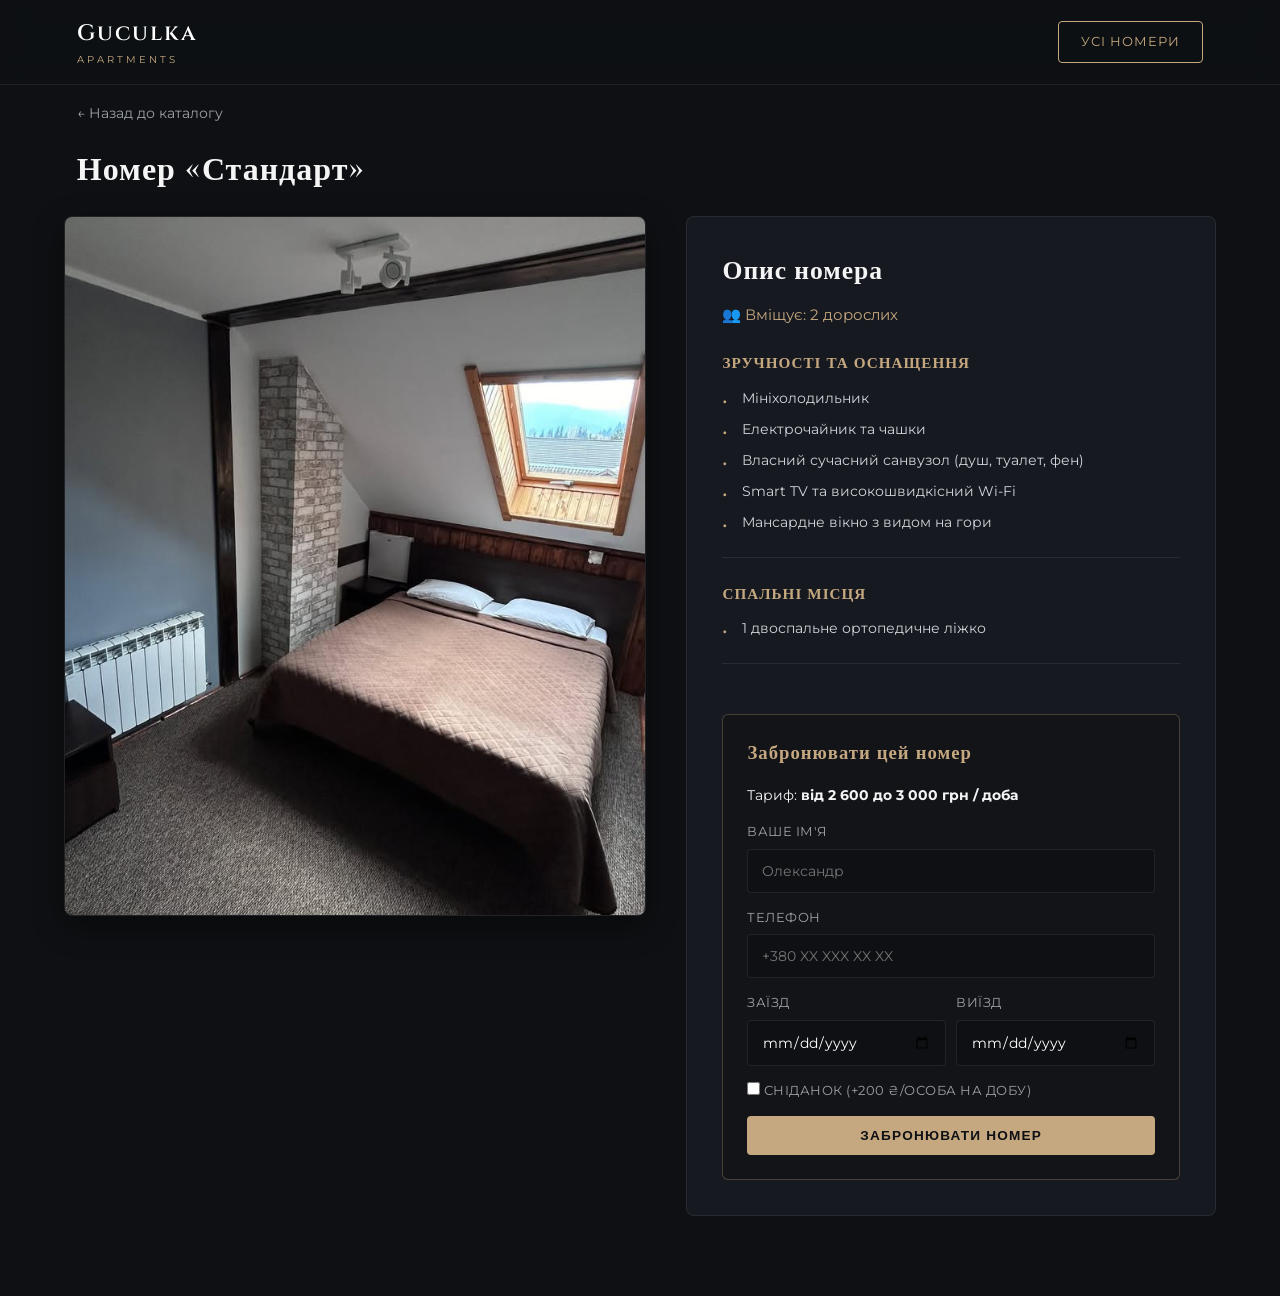
<file: standart.html>
<!DOCTYPE html>
<html lang="uk">
<head>
  <meta charset="UTF-8">
 <meta name="viewport" content="width=device-width, initial-scale=1.0, maximum-scale=1.0, user-scalable=no">
  <title>Номер «Стандарт» | Guculka Apartments</title>
  <link rel="preconnect" href="https://fonts.googleapis.com">
  <link rel="preconnect" href="https://fonts.gstatic.com" crossorigin>
  <link href="https://fonts.googleapis.com/css2?family=Cinzel:wght@500;600;700&family=Montserrat:wght@300;400;500;600&display=swap" rel="stylesheet">
  <link rel="stylesheet" href="css/style.css">
</head>
<body>
  <header>
    <div class="logo">
      <a href="index.html" class="logo-title font-serif">Guculka</a>
      <span class="logo-sub">Apartments</span>
    </div>
    <a href="index.html#rooms" class="btn-outline">Усі номери</a>
  </header>

  <div class="single-room-header">
    <a href="index.html#rooms" class="back-link">← Назад до каталогу</a>
    <h1 class="font-serif">Номер «Стандарт»</h1>
  </div>

  <div class="room-detail-layout">
    <div>
      <img src="img/standar.jpg" alt="Номер Стандарт" class="room-gallery-main">
    </div>
    <div class="room-specs">
      <h2 class="specs-title">Опис номера</h2>
      <div class="specs-capacity">👥 Вміщує: 2 дорослих</div>

      <div class="spec-block">
        <h4>Зручності та оснащення</h4>
        <ul class="spec-list">
          <li>Мініхолодильник</li>
          <li>Електрочайник та чашки</li>
          <li>Власний сучасний санвузол (душ, туалет, фен)</li>
          <li>Smart TV та високошвидкісний Wi-Fi</li>
          <li>Мансардне вікно з видом на гори</li>
        </ul>
      </div>

      <div class="spec-block">
        <h4>Спальні місця</h4>
        <ul class="spec-list">
          <li>1 двоспальне ортопедичне ліжко</li>
        </ul>
      </div>

      <div class="booking-box">
        <h3 class="font-serif" style="margin-bottom: 15px; color: var(--accent-gold);">Забронювати цей номер</h3>
        <p style="font-size: 0.9rem; margin-bottom: 15px;">Тариф: <strong>від 2 600 до 3 000 грн / доба</strong></p>
        <form onsubmit="submitBooking(event)">
          <input type="hidden" name="room" value="Номер «Стандарт»">
          <div class="form-group">
            <label>Ваше ім'я</label>
            <input type="text" name="name" class="form-control" required placeholder="Олександр">
          </div>
          <div class="form-group">
            <label>Телефон</label>
            <input type="tel" name="phone" class="form-control" required placeholder="+380 XX XXX XX XX">
          </div>
          <div style="display: flex; gap: 10px;">
            <div class="form-group" style="flex:1;">
              <label>Заїзд</label>
              <input type="date" name="checkin" class="form-control" required>
            </div>
            <div class="form-group" style="flex:1;">
              <label>Виїзд</label>
              <input type="date" name="checkout" class="form-control" required>
            </div>
          </div>
          <div class="form-group">
            <label><input type="checkbox" name="breakfast"> Сніданок (+200 ₴/особа на добу)</label>
          </div>
          <button type="submit" class="btn-gold" style="width: 100%;">Забронювати номер</button>
        </form>
      </div>
    </div>
  </div>

  <script src="js/main.js"></script>
</body>
</html>
</file>
<file: css/style.css>
:root {
  --bg-main: #0e1013;
  --bg-card: #16191f;
  --bg-alt: #121418;
  --accent-gold: #c5a880;
  --accent-gold-hover: #b3956d;
  --text-main: #f5f5f5;
  --text-muted: #9ba1a6;
  --border-light: rgba(255, 255, 255, 0.08);
  --border-gold: rgba(197, 168, 128, 0.3);
  --transition: all 0.3s cubic-bezier(0.16, 1, 0.3, 1);
  --shadow: 0 10px 30px rgba(0, 0, 0, 0.4);
}

* {
  margin: 0;
  padding: 0;
  box-sizing: border-box;
}

body {
  font-family: 'Montserrat', sans-serif;
  background-color: var(--bg-main);
  color: var(--text-main);
  line-height: 1.6;
  -webkit-font-smoothing: antialiased;
}

h1, h2, h3, h4, .font-serif {
  font-family: 'Cinzel', serif;
  font-weight: 600;
  letter-spacing: 1px;
}

a {
  text-decoration: none;
  color: inherit;
  transition: var(--transition);
}

/* Закріплена шапка */
header {
  position: fixed;
  top: 0;
  left: 0;
  width: 100%;
  z-index: 1000;
  background: rgba(14, 16, 19, 0.94);
  backdrop-filter: blur(12px);
  border-bottom: 1px solid var(--border-light);
  padding: 16px 6%;
  display: flex;
  justify-content: space-between;
  align-items: center;
  transition: transform 0.35s ease, background 0.3s ease;
}

/* Стан, коли користувач гортає вниз: шапка плавно виїжджає за межі екрана */
header.header-hidden {
  transform: translateY(-100%);
}

/* Відступ для окремих сторінок номерів, щоб фіксована шапка не перекривала заголовок */
.single-room-header {
  padding-top: 100px !important;
}

.logo {
  display: flex;
  flex-direction: column;
}

.logo-title {
  font-size: 1.4rem;
  letter-spacing: 2px;
  color: #fff;
}

.logo-sub {
  font-size: 0.65rem;
  letter-spacing: 3px;
  color: var(--accent-gold);
  text-transform: uppercase;
}

nav ul {
  display: flex;
  list-style: none;
  gap: 25px;
}

nav a {
  font-size: 0.85rem;
  text-transform: uppercase;
  letter-spacing: 1.5px;
  color: var(--text-muted);
}

nav a:hover, nav a.active {
  color: var(--accent-gold);
}

/* Buttons */
.btn-gold {
  background: var(--accent-gold);
  color: #0e1013;
  padding: 12px 26px;
  border-radius: 4px;
  font-weight: 600;
  font-size: 0.85rem;
  letter-spacing: 1.2px;
  text-transform: uppercase;
  border: none;
  cursor: pointer;
  display: inline-block;
  transition: var(--transition);
}

.btn-gold:hover {
  background: var(--accent-gold-hover);
  transform: translateY(-2px);
  box-shadow: 0 6px 20px rgba(197, 168, 128, 0.25);
}

.btn-outline {
  border: 1px solid var(--accent-gold);
  color: var(--accent-gold);
  padding: 10px 22px;
  border-radius: 4px;
  font-size: 0.8rem;
  letter-spacing: 1px;
  text-transform: uppercase;
  background: transparent;
  cursor: pointer;
  display: inline-block;
  transition: var(--transition);
}

.btn-outline:hover {
  background: var(--accent-gold);
  color: #0e1013;
}

/* Sections */
.section {
  padding: 80px 6%;
}

.section-title {
  text-align: center;
  margin-bottom: 50px;
}

.section-title p {
  color: var(--accent-gold);
  text-transform: uppercase;
  letter-spacing: 3px;
  font-size: 0.8rem;
  margin-bottom: 8px;
}

.section-title h2 {
  font-size: 2.2rem;
  color: #fff;
}

/* Hero */
.hero {
  height: 90vh;
  position: relative;
  display: flex;
  align-items: center;
  justify-content: center;
  text-align: center;
  padding: 0 20px;
  background: linear-gradient(rgba(14, 16, 19, 0.4), rgba(14, 16, 19, 0.85)), url('..img/guculka.png') center/cover no-repeat;
}

.hero-content {
  max-width: 800px;
}

.hero-content h1 {
  font-size: 3.5rem;
  margin: 15px 0 20px;
  line-height: 1.2;
}

/* Amenities Grid */
.amenities-grid {
  display: grid;
  grid-template-columns: repeat(auto-fit, minmax(180px, 1fr));
  gap: 20px;
}

.amenity-card {
  background: var(--bg-card);
  border: 1px solid var(--border-light);
  padding: 30px 20px;
  border-radius: 6px;
  text-align: center;
  transition: var(--transition);
}

.amenity-card:hover {
  border-color: var(--accent-gold);
  transform: translateY(-4px);
}

.amenity-icon {
  font-size: 2rem;
  color: var(--accent-gold);
  margin-bottom: 12px;
}

/* Room Cards Grid */
.rooms-grid {
  display: grid;
  grid-template-columns: repeat(auto-fit, minmax(320px, 1fr));
  gap: 30px;
}

/* Базовий стан карток: злегка приглушені */
.room-card {
  flex: 0 0 340px;
  max-width: 340px;
  background: #14171c;
  border: 1px solid rgba(255, 255, 255, 0.1);
  border-radius: 12px;
  overflow: hidden;
  display: flex;
  flex-direction: column;
  opacity: 0.55;
  filter: brightness(0.75);
  transform: scale(0.94);
  cursor: pointer;
  transition: transform 0.3s cubic-bezier(0.2, 0.9, 0.3, 1),
              opacity 0.3s ease,
              filter 0.3s ease,
              border-color 0.3s ease,
              box-shadow 0.3s ease;
  z-index: 1;
}

/* СТАН ПРИ НАВЕДЕННІ ТА АКТИВНОМУ ВИБОРІ */
.room-card:hover,
.room-card.active-room {
  opacity: 1 !important;
  filter: brightness(1.05) !important;
  transform: scale(1.04) translateY(-10px) !important;
  border: 2px solid #f3ba63 !important; /* Яскраве тепле золото */
  box-shadow: 0 15px 35px rgba(0, 0, 0, 0.7),
              0 0 25px rgba(243, 186, 99, 0.5),
              0 0 50px rgba(243, 186, 99, 0.2) !important;
  z-index: 10 !important;
}

/* Підсвічування назви та кнопки на вибраній картці */
.room-card:hover h3,
.room-card.active-room h3 {
  color: #f3ba63 !important;
}

.room-card:hover .btn-outline,
.room-card.active-room .btn-outline {
  background: #f3ba63 !important;
  color: #0e1013 !important;
  font-weight: 600 !important;
  border-color: #f3ba63 !important;
  box-shadow: 0 0 15px rgba(243, 186, 99, 0.4);
}

/* Нижні індикатори */
.slider-dots {
  display: flex;
  align-items: center;
  gap: 10px;
}

.slider-dot {
  width: 9px;
  height: 9px;
  border-radius: 50%;
  background-color: #4a4f56;
  cursor: pointer;
  transition: all 0.3s ease;
}

.slider-dot:hover {
  background-color: #8c939e;
}

/* Активна смужка-пігулка */
.slider-dot.active {
  width: 32px;
  height: 9px;
  border-radius: 10px;
  background-color: #e06830 !important; /* Насичений теракот, як на фото */
  box-shadow: 0 0 12px rgba(224, 104, 48, 0.6);
}
.room-card-body {
  padding: 24px;
  display: flex;
  flex-direction: column;
  flex-grow: 1;
}

.room-card-body h3 {
  font-size: 1.25rem;
  margin-bottom: 8px;
}

.room-capacity {
  color: var(--accent-gold);
  font-size: 0.85rem;
  margin-bottom: 15px;
}

.room-desc {
  font-size: 0.9rem;
  color: var(--text-muted);
  margin-bottom: 20px;
  flex-grow: 1;
}

.room-card-footer {
  display: flex;
  justify-content: space-between;
  align-items: center;
  border-top: 1px solid var(--border-light);
  padding-top: 15px;
}

.price-tag {
  font-size: 1.15rem;
  font-weight: 600;
  color: #fff;
}

.price-tag span {
  font-size: 0.75rem;
  color: var(--text-muted);
  font-weight: 400;
}

/* Single Room Page Layout */
.single-room-header {
  padding: 40px 6% 20px;
}

.back-link {
  display: inline-flex;
  align-items: center;
  gap: 8px;
  color: var(--text-muted);
  font-size: 0.9rem;
  margin-bottom: 20px;
}

.back-link:hover {
  color: var(--accent-gold);
}

.room-detail-layout {
  display: grid;
  grid-template-columns: 1.3fr 1fr;
  gap: 40px;
  padding: 0 6% 80px;
}

.room-gallery-main {
  width: 100%;
  height: 480px;
  border-radius: 8px;
  object-fit: cover;
  border: 1px solid var(--border-light);
}

.room-specs {
  background: var(--bg-card);
  border: 1px solid var(--border-light);
  padding: 30px;
  border-radius: 8px;
  height: fit-content;
}

.specs-title {
  font-size: 1.6rem;
  margin-bottom: 10px;
}

.specs-capacity {
  color: var(--accent-gold);
  font-size: 0.95rem;
  margin-bottom: 25px;
}

.spec-block {
  margin-bottom: 25px;
  border-bottom: 1px solid var(--border-light);
  padding-bottom: 15px;
}

.spec-block h4 {
  font-size: 0.95rem;
  color: var(--accent-gold);
  margin-bottom: 10px;
  text-transform: uppercase;
  letter-spacing: 1px;
}

.spec-list {
  list-style: none;
  font-size: 0.9rem;
  color: #d1d5db;
}

.spec-list li {
  margin-bottom: 8px;
  position: relative;
  padding-left: 20px;
}

.spec-list li::before {
  content: "•";
  color: var(--accent-gold);
  position: absolute;
  left: 0;
  font-size: 1.2rem;
  top: -2px;
}

/* Booking Form Box */
.booking-box {
  background: var(--bg-alt);
  border: 1px solid var(--border-gold);
  padding: 24px;
  border-radius: 6px;
  margin-top: 25px;
}

.form-group {
  margin-bottom: 15px;
}

.form-group label {
  display: block;
  font-size: 0.8rem;
  color: var(--text-muted);
  margin-bottom: 6px;
  text-transform: uppercase;
  letter-spacing: 0.5px;
}

.form-control {
  width: 100%;
  padding: 12px 14px;
  background: #0e1013;
  border: 1px solid var(--border-light);
  color: #fff;
  border-radius: 4px;
  font-family: inherit;
  font-size: 0.9rem;
}

.form-control:focus {
  outline: none;
  border-color: var(--accent-gold);
}

/* Pricing Table */
.table-responsive {
  overflow-x: auto;
}

.custom-table {
  width: 100%;
  border-collapse: collapse;
  text-align: left;
}

.custom-table th, .custom-table td {
  padding: 16px 20px;
  border-bottom: 1px solid var(--border-light);
}

.custom-table th {
  background: rgba(255, 255, 255, 0.02);
  color: var(--accent-gold);
  font-family: 'Cinzel', serif;
  font-size: 0.9rem;
}

.custom-table tr:hover {
  background: rgba(255, 255, 255, 0.03);
}

/* Footer */
footer {
  background: #0a0c0e;
  padding: 60px 6% 30px;
  border-top: 1px solid var(--border-light);
}

.footer-grid {
  display: grid;
  grid-template-columns: repeat(auto-fit, minmax(220px, 1fr));
  gap: 35px;
  margin-bottom: 40px;
}

.footer-col h3 {
  font-size: 1.1rem;
  color: #fff;
  margin-bottom: 15px;
}

.footer-col p, .footer-col a {
  font-size: 0.85rem;
  color: var(--text-muted);
  margin-bottom: 10px;
  display: block;
}

.footer-col a:hover {
  color: var(--accent-gold);
}

/* Modal */
.modal-overlay {
  display: none;
  position: fixed;
  top: 0;
  left: 0;
  width: 100%;
  height: 100%;
  background: rgba(0, 0, 0, 0.85);
  backdrop-filter: blur(5px);
  z-index: 2000;
  align-items: center;
  justify-content: center;
}

.modal-content {
  background: var(--bg-card);
  border: 1px solid var(--border-gold);
  padding: 35px;
  border-radius: 8px;
  max-width: 480px;
  width: 90%;
  position: relative;
}

.close-btn {
  position: absolute;
  top: 15px;
  right: 18px;
  font-size: 1.4rem;
  color: var(--text-muted);
  cursor: pointer;
}

/* Responsive */
@media (max-width: 900px) {
  .room-detail-layout {
    grid-template-columns: 1fr;
  }
  .room-gallery-main {
    height: 350px;
  }
}

@media (max-width: 768px) {
  nav { display: none; }
  .hero-content h1 { font-size: 2.3rem; }
}
/* Плавний скрол по якорях */
html {
  scroll-behavior: smooth;
}

/* Відступ, щоб фіксована шапка не перекривала заголовок каталогу */
#rooms {
  scroll-margin-top: 80px;
}

/* --- ГОРИЗОНТАЛЬНИЙ СЛАЙДЕР НОМЕРІВ В ОДИН РЯДОК --- */
.slider-hint {
  text-align: center;
  font-size: 0.8rem;
  color: var(--text-muted);
  letter-spacing: 1px;
  margin-bottom: 12px;
  opacity: 0.8;
}

/* Контейнер слайдера */
.rooms-slider-container {
  position: relative;
  width: 100%;
  overflow: visible; /* Дозволяє світінню не обрізатися */
}

/* Трек: додаємо запасний padding зверху і знизу, щоб картки не врізалися у верхній текст */
.rooms-track {
  display: flex;
  gap: 26px;
  overflow-x: auto;
  scroll-behavior: smooth;
  padding: 30px 20px 35px 20px; /* Запас простору під збільшену картку */
  cursor: grab;
  user-select: none;
  -ms-overflow-style: none;
  scrollbar-width: none;
  align-items: center; /* Рівне центрування по вертикалі */
}

.rooms-track:active {
  cursor: grabbing;
}

.rooms-track::-webkit-scrollbar {
  display: none;
}

/* Базовий стан карток */
.room-card {
  flex: 0 0 340px;
  max-width: 340px;
  background: #14171c;
  border: 1px solid rgba(255, 255, 255, 0.08);
  border-radius: 12px;
  overflow: hidden;
  display: flex;
  flex-direction: column;
  opacity: 0.55;
  filter: brightness(0.75);
  transform: scale(0.95);
  transition: transform 0.3s cubic-bezier(0.2, 0.8, 0.2, 1),
              opacity 0.3s ease,
              filter 0.3s ease,
              border-color 0.3s ease,
              box-shadow 0.3s ease;
  z-index: 1;
}

/* АКТИВНА КАРТКА: збільшується пропорційно БЕЗ зміщення вгору (translateY прибрано) */
.room-card:hover,
.room-card.active-room {
  opacity: 1 !important;
  filter: brightness(1) !important;
  transform: scale(1.03) !important; /* Лише плавне рівномірне збільшення */
  border: 2px solid #f3ba63 !important;
  box-shadow: 0 12px 35px rgba(0, 0, 0, 0.7),
              0 0 25px rgba(243, 186, 99, 0.45) !important;
  z-index: 5 !important;
}

.room-card:hover h3,
.room-card.active-room h3 {
  color: #f3ba63 !important;
}

.room-card:hover .btn-outline,
.room-card.active-room .btn-outline {
  background: #f3ba63 !important;
  color: #0e1013 !important;
  font-weight: 600 !important;
  border-color: #f3ba63 !important;
}

/* Нижні кнопки і точки */
.slider-controls {
  display: flex;
  align-items: center;
  justify-content: center;
  gap: 18px;
  margin-top: 15px;
}

.slider-btn {
  width: 44px;
  height: 44px;
  border-radius: 50%;
  background: #2a2d32;
  border: 1px solid rgba(255, 255, 255, 0.1);
  color: #d1d5db;
  display: flex;
  align-items: center;
  justify-content: center;
  cursor: pointer;
  font-size: 1.1rem;
  transition: all 0.2s ease;
}

.slider-btn:hover {
  background: var(--accent-gold);
  color: #121417;
  border-color: var(--accent-gold);
  transform: scale(1.05);
}

.slider-dots {
  display: flex;
  align-items: center;
  gap: 8px;
  min-height: 14px;
}

.slider-dot {
  width: 8px;
  height: 8px;
  border-radius: 50%;
  background-color: #4a4f56;
  cursor: pointer;
  transition: all 0.3s ease;
}

.slider-dot:hover {
  background-color: #8c939e;
}

/* Активна видовжена смужка */
.slider-dot.active {
  width: 28px;
  height: 8px;
  border-radius: 10px;
  background-color: #e06830 !important;
  box-shadow: 0 0 10px rgba(224, 104, 48, 0.6);
}

@media (max-width: 600px) {
  .room-card {
    flex: 0 0 85vw;
    max-width: 85vw;
  }
}
/* 1. Макет сторінки номера */
.room-detail-layout {
  display: grid;
  grid-template-columns: 1.1fr 1fr; /* Збалансоване співвідношення колонок */
  gap: 40px;
  padding: 0 5% 80px;
  align-items: stretch; /* Важливо: тягне обидві колонки на однакову висоту */
  max-width: 1400px;
  margin: 0 auto;
}

/* 2. Ліва колонка (контейнер для фото) */
.room-detail-layout > div:first-child {
  position: relative;
  width: 100%;
  /* Розрахунок максимальної висоти, щоб на великих екранах фотка не ставала величезною */
  max-height: 700px; 
  display: flex;
}

/* 3. Сама фотографія (гарантоване 100% заповнення висоти правої сторони без смуг) */
.room-gallery-main {
  width: 100%;
  height: 100%; /* Фотографія буде точно такої ж висоти, як і правий блок */
  object-fit: cover; /* Заповнює площу повністю, підлаштовуючись під форму */
  object-position: center;
  border-radius: 8px;
  border: 1px solid var(--border-light);
  box-shadow: 0 10px 30px rgba(0, 0, 0, 0.4);
}

/* 4. Права колонка з текстом та формою */
.room-specs {
  background: var(--bg-card);
  border: 1px solid var(--border-light);
  padding: 35px;
  border-radius: 8px;
  display: flex;
  flex-direction: column;
  justify-content: space-between; /* Рівномірно розподіляє опис і форму всередині */
}

/* 5. Адаптивність для планшетів та смартфонів */
@media (max-width: 992px) {
  .room-detail-layout {
    grid-template-columns: 1fr; /* Перехід в один ряд */
    gap: 25px;
  }
  
  .room-detail-layout > div:first-child {
    max-height: 450px;
    height: 450px;
  }
  
  .room-gallery-main {
    height: 100%;
  }
}
.map-wrapper {
  width: 100%;
  border-radius: 8px;
  overflow: hidden;
  border: 1px solid var(--border-gold);
  box-shadow: 0 6px 20px rgba(0, 0, 0, 0.4);
  margin-top: 10px;
}

.map-wrapper iframe {
  display: block;
  width: 100%;
  /* Стилізація під преміальний темний дизайн */
  filter: invert(90%) hue-rotate(180deg) contrast(90%);
  transition: filter 0.3s ease;
}

/* При наведенні курсора повертається звичайний колір карти */
.map-wrapper:hover iframe {
  filter: none;
}
/* Адреса в шапці сайту */
.header-address {
  display: flex;
  align-items: center;
  gap: 10px;
  padding: 6px 14px;
  background: rgba(255, 255, 255, 0.04);
  border: 1px solid var(--border-light);
  border-radius: 20px;
  transition: var(--transition);
}

.header-address:hover {
  border-color: var(--accent-gold);
  background: rgba(197, 168, 128, 0.08);
  transform: translateY(-1px);
}

.header-address-icon {
  font-size: 1.1rem;
}

.header-address-info {
  display: flex;
  flex-direction: column;
  line-height: 1.2;
}

.header-address-city {
  font-size: 0.75rem;
  font-weight: 600;
  color: var(--accent-gold);
  letter-spacing: 0.5px;
}

.header-address-street {
  font-size: 0.75rem;
  color: var(--text-muted);
}

@media (max-width: 768px) {
  .header-address-street {
    display: none; /* На маленьких телефонах ховаємо вулицю, лишаємо "📍 м. Яремче" */
  }
}
/* ========================================================
   ПОВНА АДАПТАЦІЯ ПІД МОБІЛЬНІ ПРИСТРОЇ ТА ПЛАНШЕТИ
   ======================================================== */

/* Захист від горизонтального зміщення сторінки */
html, body {
  overflow-x: hidden;
  max-width: 100%;
}

/* 1. Планшети та компактні ноутбуки (до 1024px) */
@media (max-width: 1024px) {
  header {
    padding: 14px 4%;
  }

  .section {
    padding: 60px 4%;
  }

  .room-detail-layout {
    grid-template-columns: 1fr;
    gap: 25px;
    padding: 0 4% 60px;
  }

  .room-gallery-main {
    min-height: 440px;
    max-height: 500px;
  }
}

/* 2. Смартфони (до 768px) */
@media (max-width: 768px) {
  /* Шапка */
  header {
    padding: 12px 16px;
    flex-wrap: wrap;
    gap: 10px;
  }

  .logo-title {
    font-size: 1.15rem;
  }

  .logo-sub {
    font-size: 0.55rem;
    letter-spacing: 2px;
  }

  /* Компактна плашка адреси поруч із логотипом */
  .header-address {
    padding: 4px 10px;
    gap: 6px;
  }

  .header-address-street {
    display: none; /* Залишаємо лише "📍 м. Яремче" */
  }

  .header-address-city {
    font-size: 0.7rem;
  }

  /* Навігація в шапці ховається, кнопка дзвінка/броні стає компактною */
  nav {
    display: none;
  }

  header .btn-gold {
    padding: 8px 16px;
    font-size: 0.75rem;
    margin-left: auto;
  }

  /* Головний екран (Hero) */
  .hero {
    min-height: 85vh;
    padding: 80px 16px 40px;
  }

  .hero-content h1 {
    font-size: 2.1rem;
    line-height: 1.25;
    margin: 12px 0 16px;
  }

  .hero-content p {
    font-size: 0.95rem;
    line-height: 1.5;
  }

  /* Секції */
  .section {
    padding: 50px 16px;
  }

  .section-title {
    margin-bottom: 30px;
  }

  .section-title h2 {
    font-size: 1.65rem;
  }

  .section-title p {
    font-size: 0.75rem;
  }

  /* Зручності: акуратна сітка 2 колонки */
  .amenities-grid {
    grid-template-columns: repeat(2, 1fr);
    gap: 12px;
  }

  .amenity-card {
    padding: 20px 12px;
  }

  .amenity-icon {
    font-size: 1.6rem;
    margin-bottom: 8px;
  }

  .amenity-card h4 {
    font-size: 0.85rem;
  }

  /* Слайдер номерів */
  .rooms-track {
    padding: 15px 16px 20px 16px;
    gap: 16px;
  }

  .room-card {
    flex: 0 0 84vw; /* Видно 84% картки + край наступної для інтуїтивного свайпу */
    max-width: 84vw;
    transform: scale(0.96);
  }

  .room-card.active-room {
    transform: scale(1) !important;
  }

  .room-card img {
    height: 280px; /* Зменшена висота, щоб картка вміщалася на екран смартфона */
  }

  .room-card-body {
    padding: 18px 16px;
  }

  .room-card-body h3 {
    font-size: 1.15rem;
  }

  .slider-controls {
    margin-top: 10px;
    gap: 14px;
  }

  .slider-btn {
    width: 40px;
    height: 40px;
    font-size: 0.95rem;
  }

  .slider-dot {
    width: 7px;
    height: 7px;
  }

  .slider-dot.active {
    width: 22px;
    height: 7px;
  }

  /* Прайс-лист у вигляді мобільних карток */
  .pricing-table-wrapper,
  .table-responsive {
    overflow: visible;
  }

  .custom-table thead {
    display: none;
  }

  .custom-table,
  .custom-table tbody,
  .custom-table tr,
  .custom-table td {
    display: block;
    width: 100%;
  }

  .custom-table tr {
    background: #171a20;
    border: 1px solid rgba(255, 255, 255, 0.08);
    border-radius: 8px;
    padding: 14px;
    margin-bottom: 12px;
  }

  .custom-table td:first-child {
    border-bottom: 1px solid rgba(255, 255, 255, 0.06);
    padding: 0 0 10px 0;
    margin-bottom: 10px;
  }

  .custom-table td:nth-child(2),
  .custom-table td:nth-child(3) {
    display: flex;
    justify-content: space-between;
    align-items: center;
    background: rgba(255, 255, 255, 0.03);
    padding: 8px 10px;
    margin-bottom: 6px;
    border-radius: 4px;
    border: none;
    font-size: 0.85rem;
  }

  .custom-table td:nth-child(2)::before {
    content: "ПН–ЧТ (2+ / 1 доба):";
    color: var(--text-muted);
    font-size: 0.75rem;
  }

  .custom-table td:nth-child(3)::before {
    content: "ПТ–НД (2+ / 1 доба):";
    color: var(--accent-gold);
    font-size: 0.75rem;
  }

  /* Окремі сторінки номера */
  .single-room-header {
    padding: 24px 16px 12px;
  }

  .single-room-header h1 {
    font-size: 1.5rem;
  }

  .room-detail-layout {
    padding: 0 16px 40px;
  }

  .room-detail-layout > div:first-child {
    max-height: 380px;
  }

  .room-gallery-main {
    min-height: 320px;
    height: 320px;
    border-radius: 6px;
  }

  .room-specs {
    padding: 20px 16px;
  }

  .specs-title {
    font-size: 1.3rem;
  }

  .booking-box {
    padding: 16px 14px;
  }

  /* Запобігання авто-зуму форми на iOS (шрифт обов'язково 16px) */
  .form-control,
  input[type="text"],
  input[type="tel"],
  input[type="date"],
  select {
    font-size: 16px !important;
    padding: 11px 12px;
  }

  /* Модальне вікно */
  .modal-content {
    width: 94%;
    padding: 24px 18px;
    max-height: 90vh;
    overflow-y: auto;
  }

  /* Футер та карта */
  .footer-grid {
    gap: 25px;
  }

  .map-wrapper iframe {
    height: 200px;
  }
}
</file>
